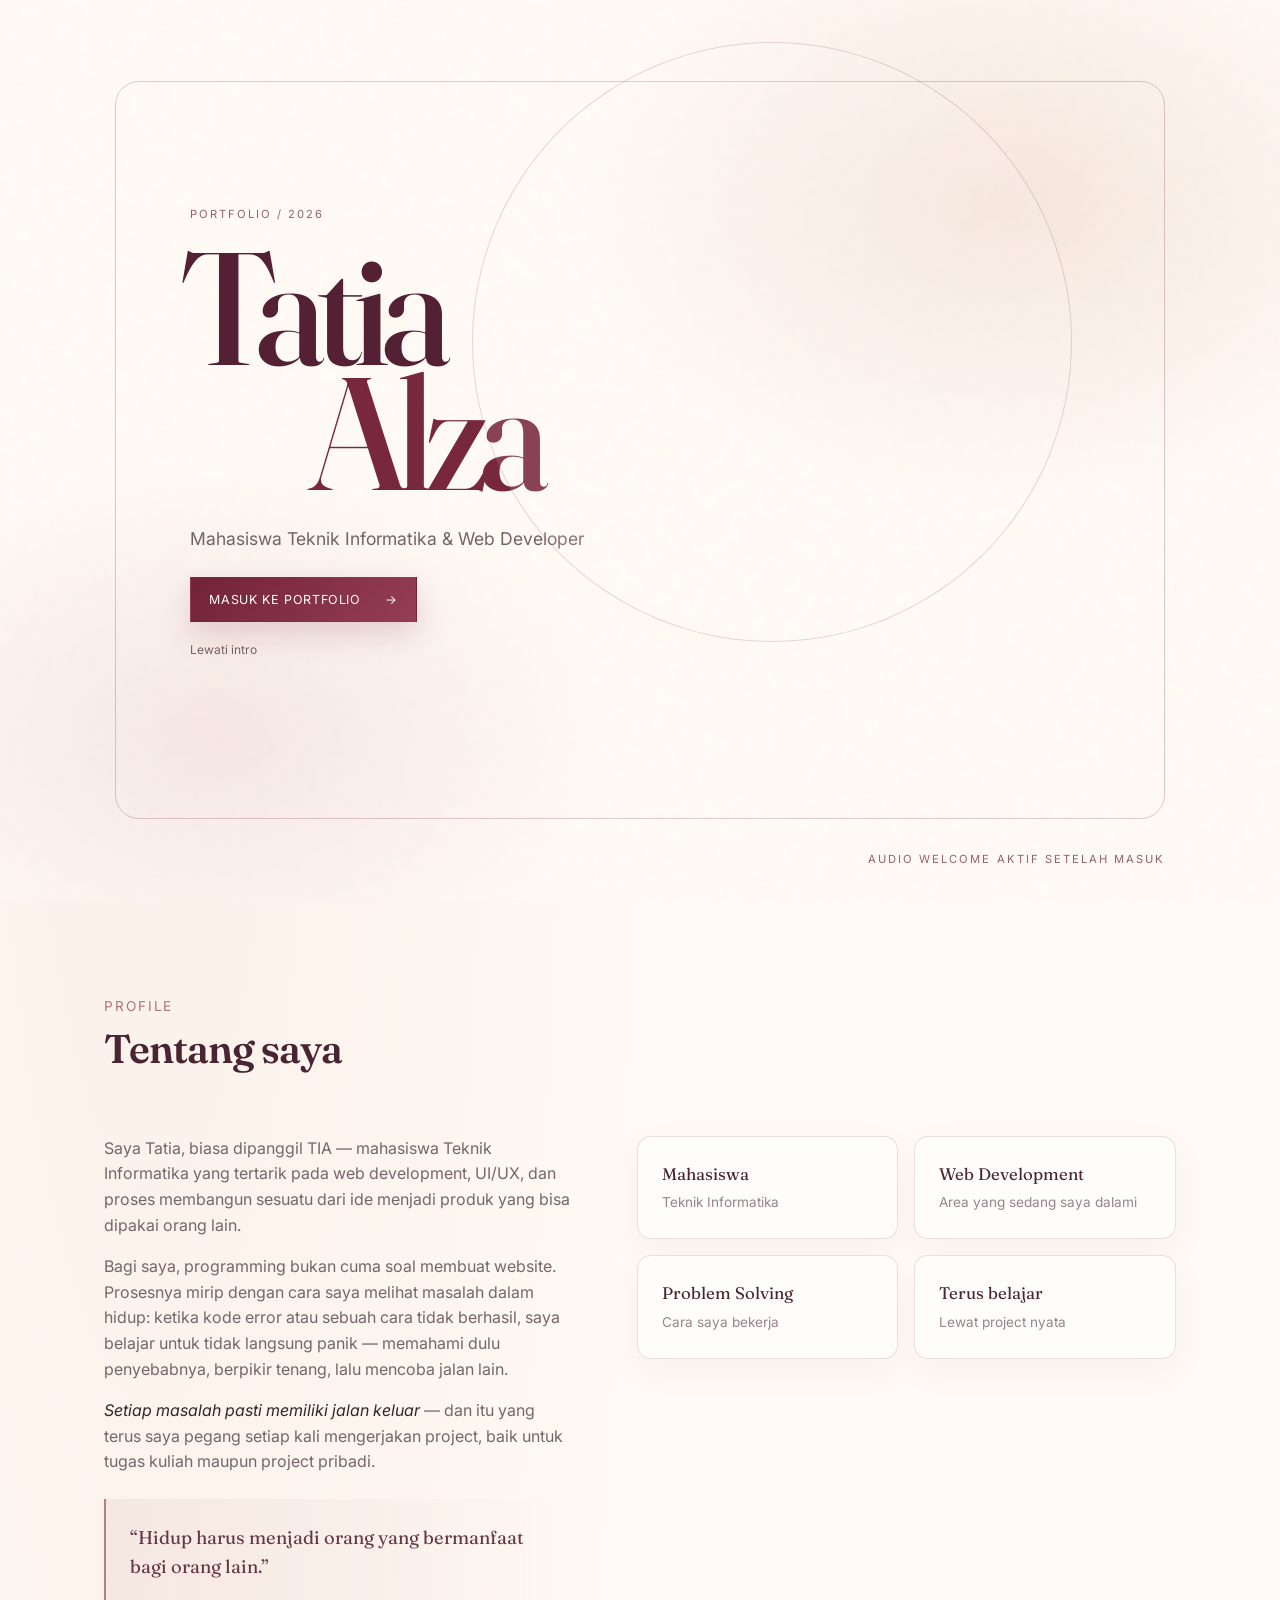
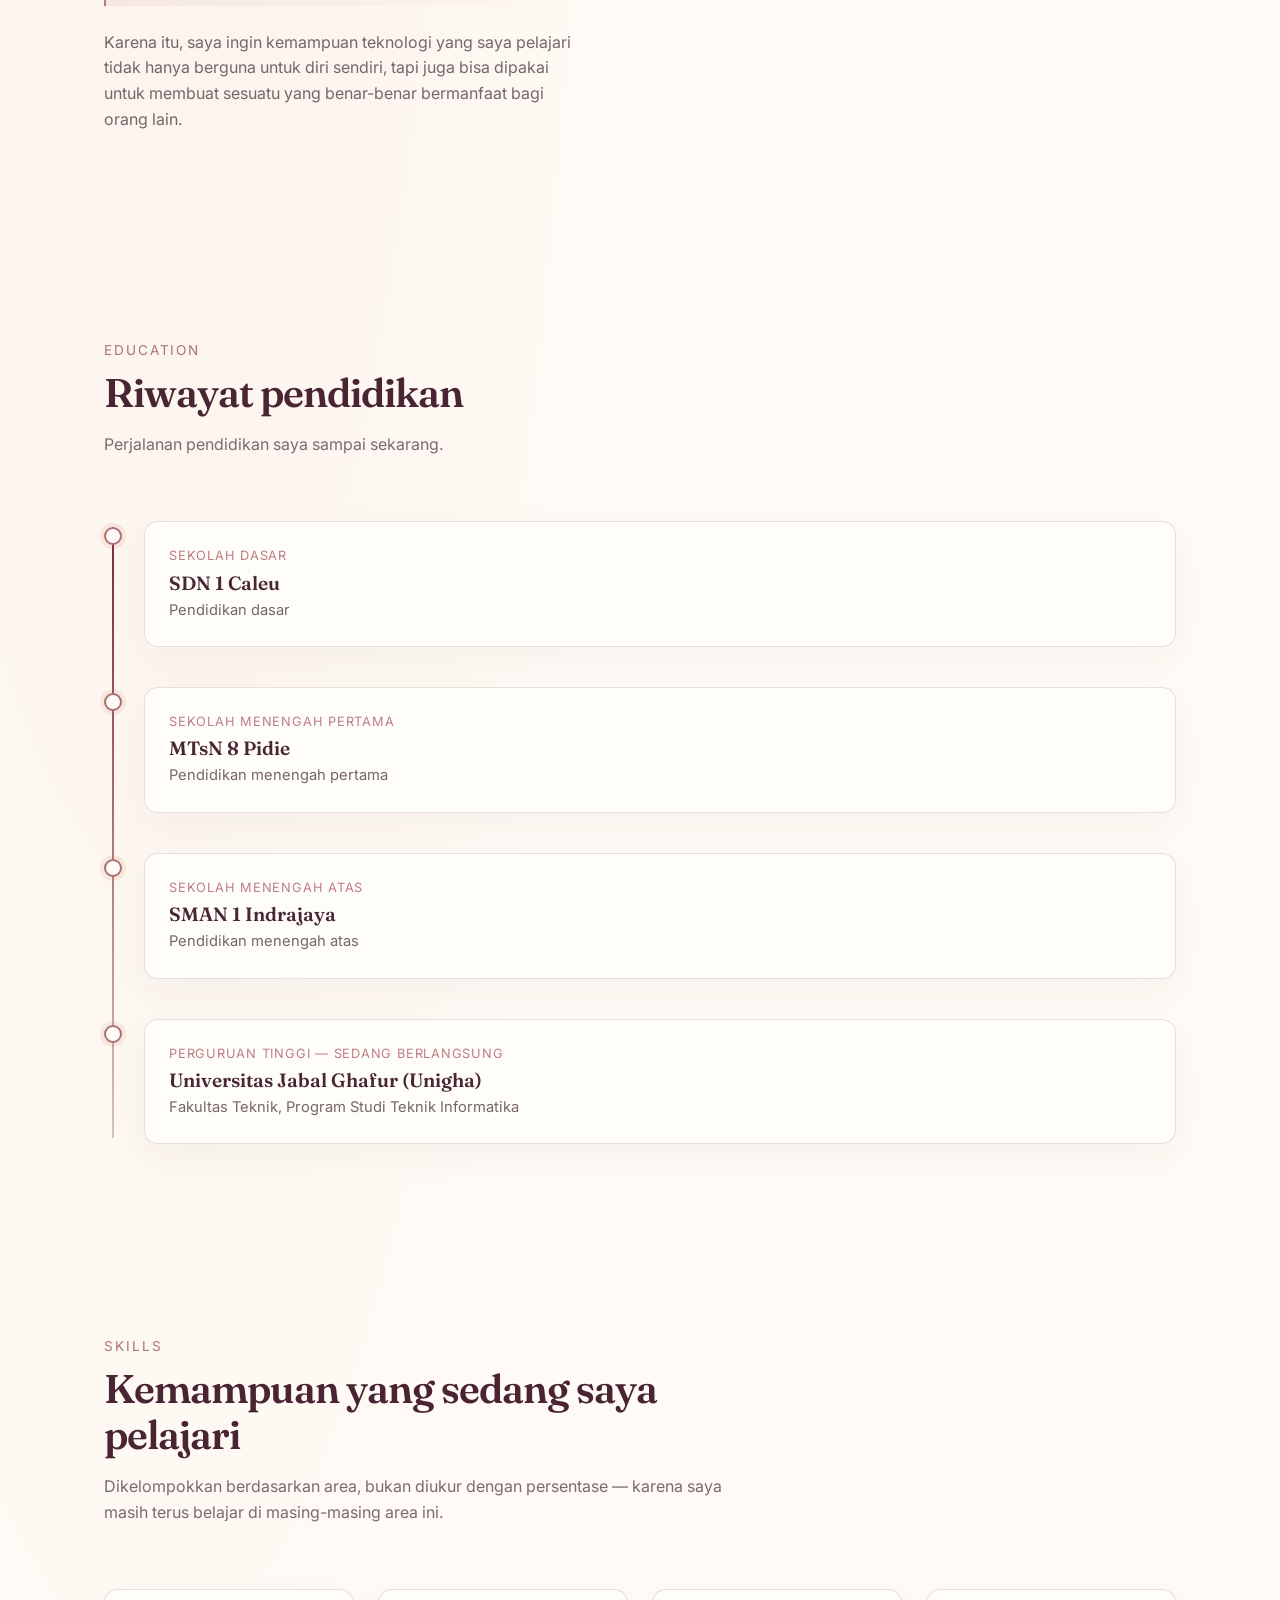
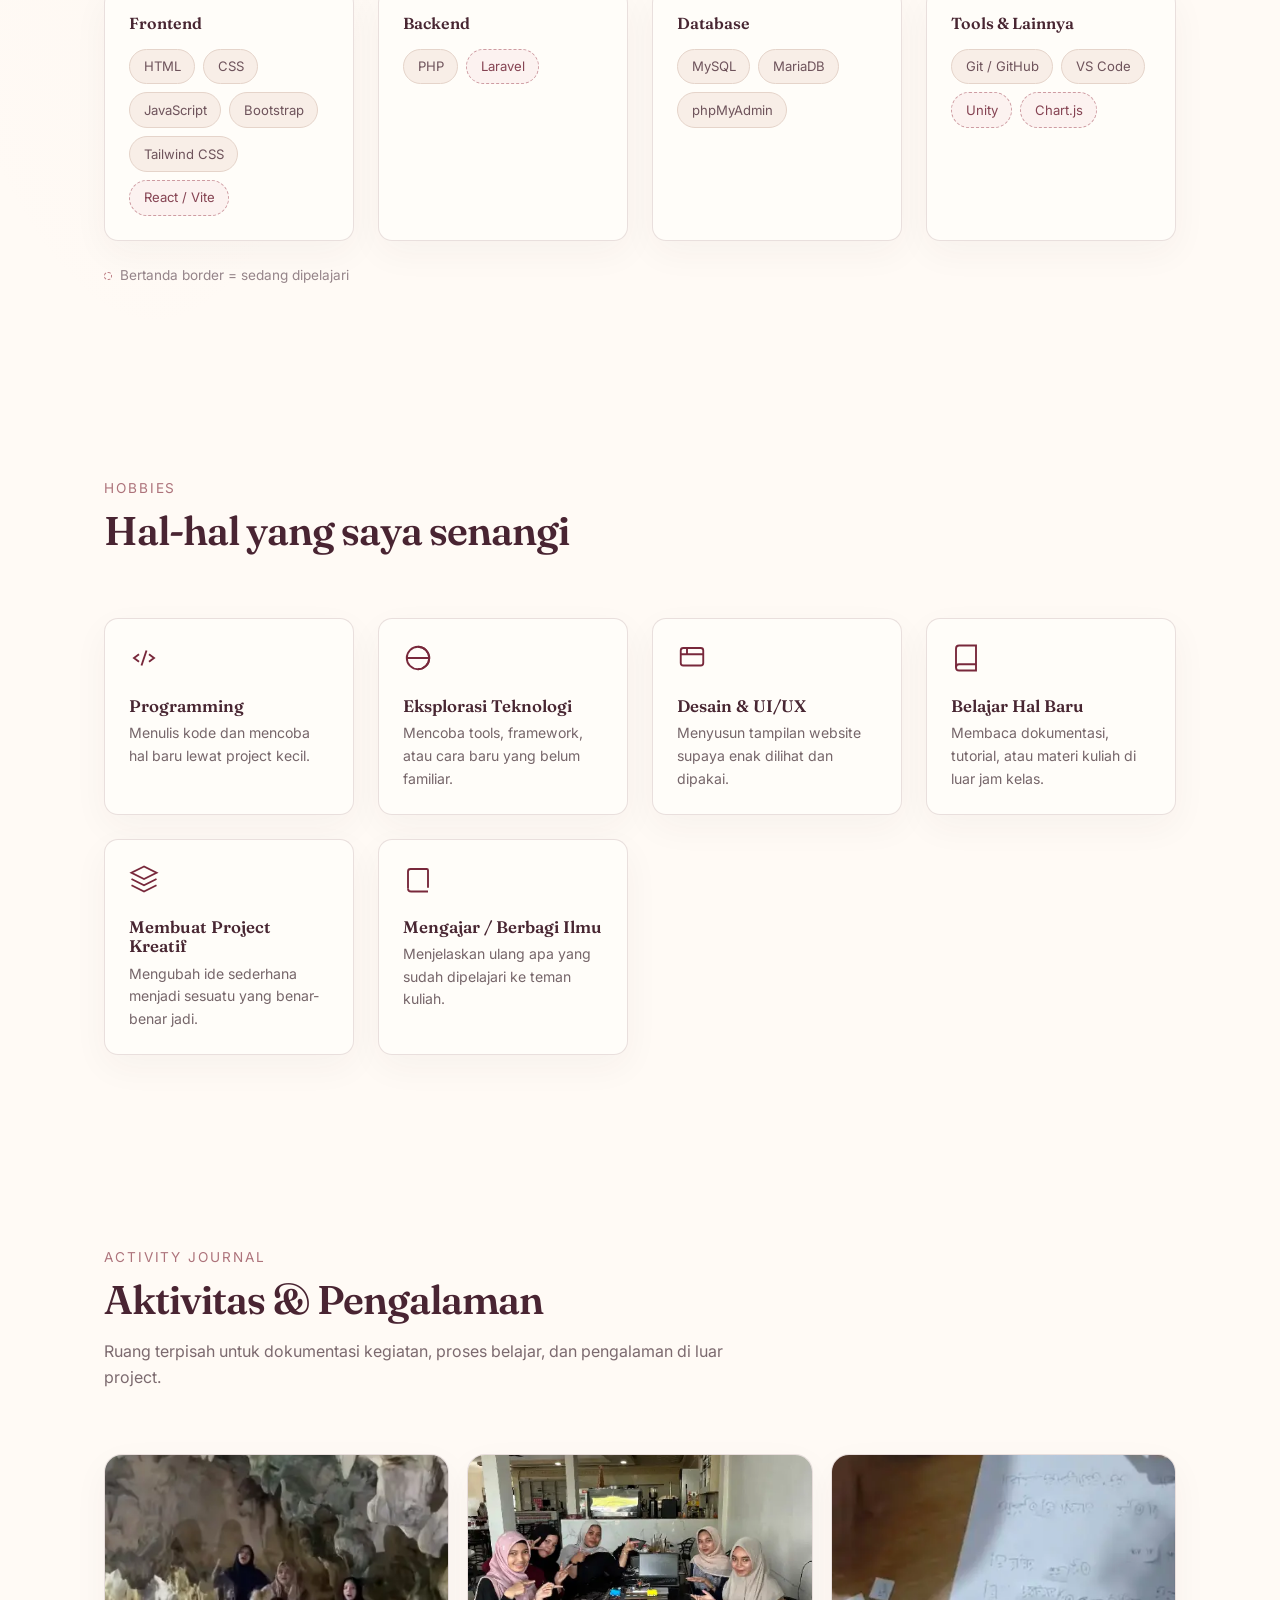
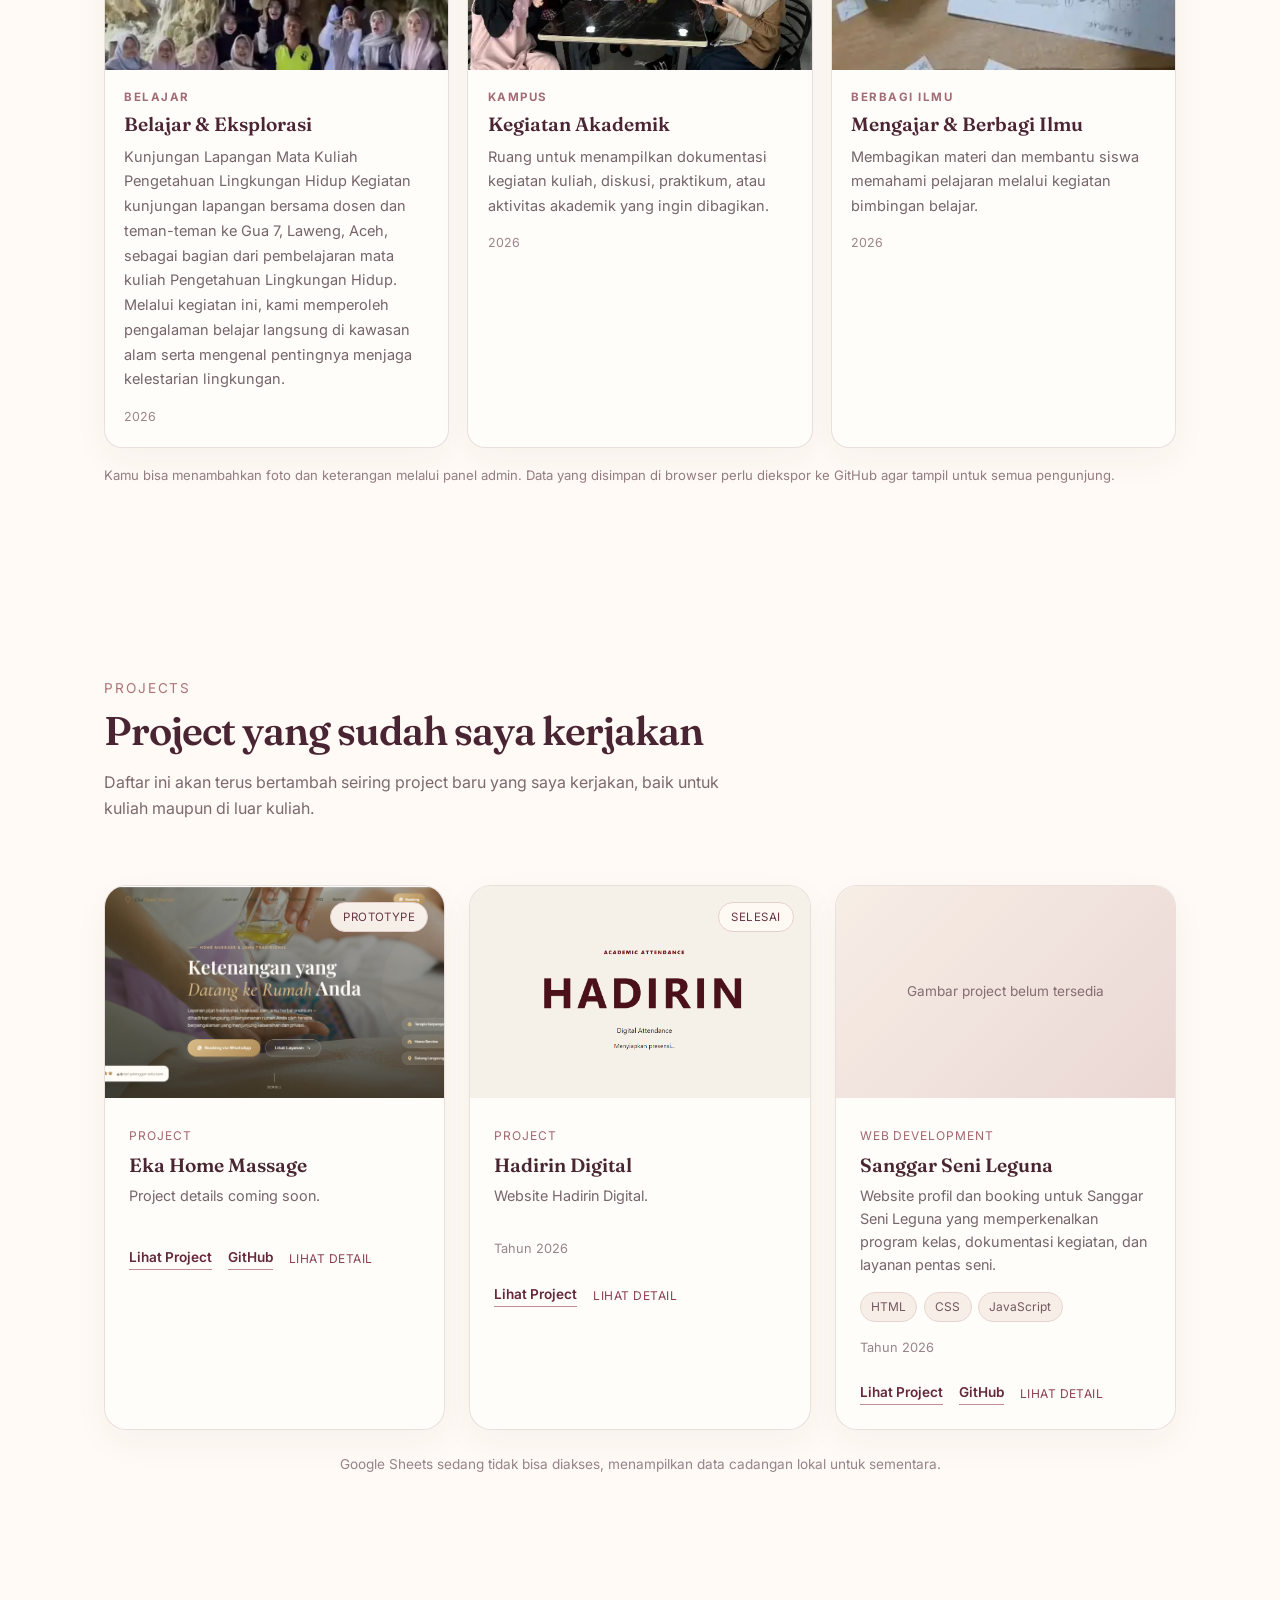
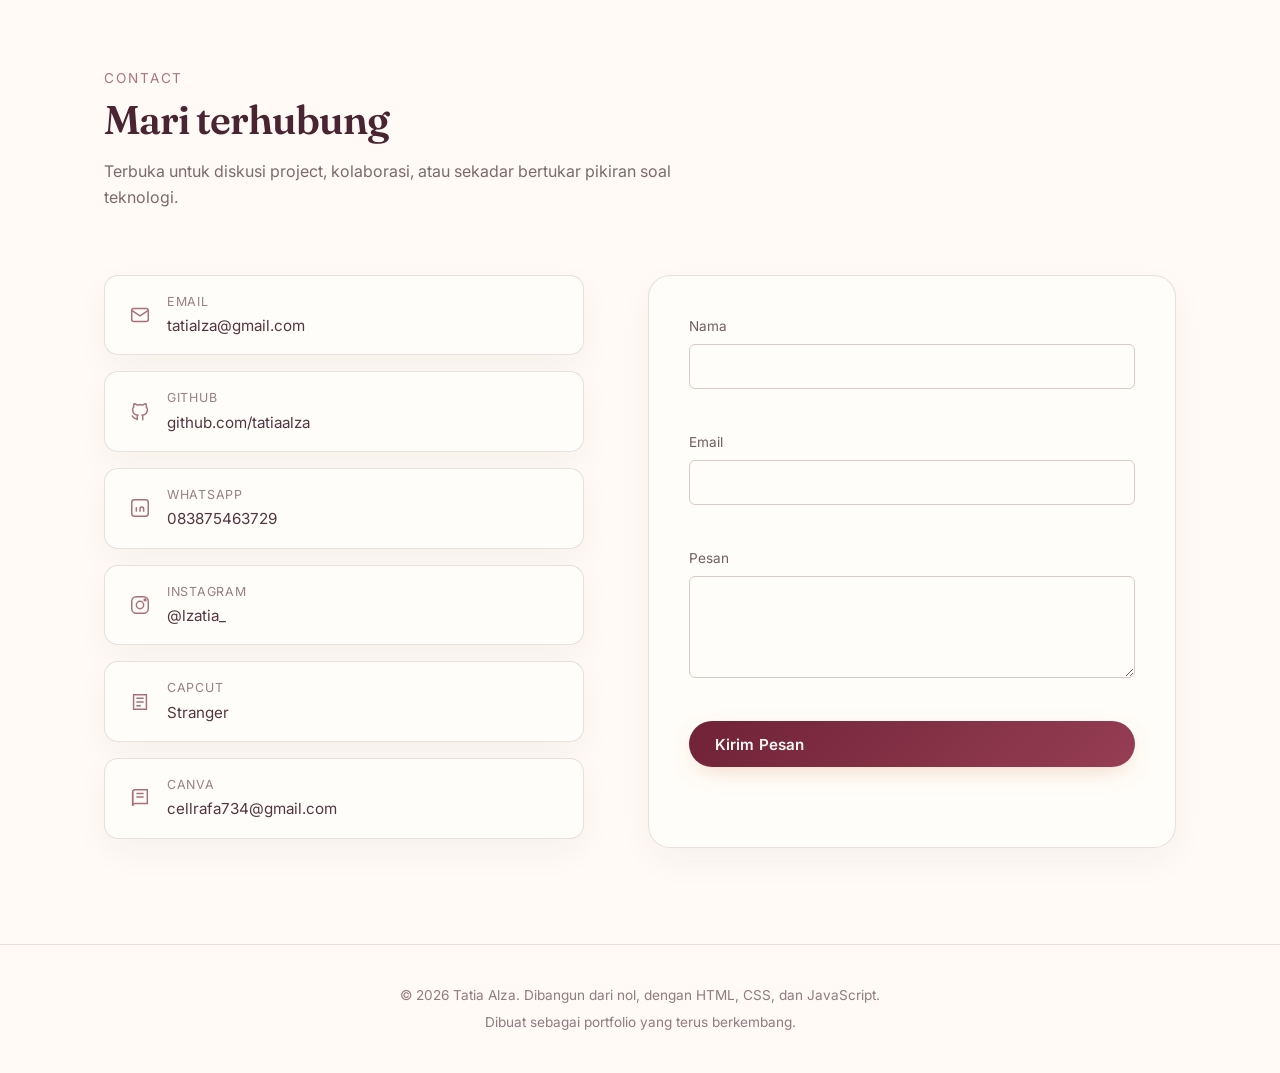
<file: index.html>
<!DOCTYPE html>
<html lang="id">

<head>
  <meta charset="UTF-8" />
  <meta name="viewport" content="width=device-width, initial-scale=1.0" />
  <title>Tatia Alza (TIA) — Mahasiswa Teknik Informatika & Web Developer</title>
  <meta name="description"
    content="Portfolio Tatia Alza (TIA), mahasiswa Teknik Informatika yang senang membangun website, belajar teknologi baru, dan memecahkan masalah lewat pemrograman." />
  <meta name="theme-color" content="#fffaf5" />

  <!-- Open Graph dasar -->
  <meta property="og:title" content="Tatia Alza (TIA) — Web Developer" />
  <meta property="og:description"
    content="Portfolio mahasiswa Teknik Informatika: project, skill, dan proses belajar." />
  <meta property="og:type" content="website" />

  <link rel="preconnect" href="https://fonts.googleapis.com" />
  <link rel="preconnect" href="https://fonts.gstatic.com" crossorigin />
  <link
    href="https://fonts.googleapis.com/css2?family=Fraunces:opsz,wght@9..144,500;9..144,600;9..144,700&family=Inter:wght@400;500;600;700&display=swap"
    rel="stylesheet" />

  <link rel="stylesheet" href="css/style.css?v=case-study" />
  <link rel="stylesheet" href="css/portfolio-refresh.css" />
</head>

<body>

  <a href="#main-content" class="visually-hidden">Lewati ke konten utama</a>

  <section class="welcome-intro" data-welcome-intro aria-label="Intro portfolio">
    <div class="welcome-intro__grain" aria-hidden="true"></div>
    <div class="welcome-intro__content">
      <p class="welcome-intro__eyebrow">Portfolio / 2026</p>
      <h1 class="welcome-intro__title" aria-label="Tatia Alza">
        <span>Tatia</span>
        <span>Alza</span>
      </h1>
      <p class="welcome-intro__message">Mahasiswa Teknik Informatika &amp; Web Developer</p>
      <button class="welcome-intro__enter" type="button" data-welcome-enter>
        <span>Masuk ke portfolio</span>
        <span aria-hidden="true">&rarr;</span>
      </button>
      <button class="welcome-intro__skip" type="button" data-welcome-skip>Lewati intro</button>
    </div>
    <p class="welcome-intro__audio-note">Audio welcome aktif setelah masuk</p>
  </section>

  <header class="navbar">
    <div class="container navbar__inner">
      <a href="#home" class="navbar__brand">TI<span>A</span></a>

      <nav class="navbar__links" aria-label="Navigasi utama">
        <a href="#home">Home</a>
        <a href="#about">About</a>
        <a href="#education">Education</a>
        <a href="#skills">Skills</a>
        <a href="#hobbies">Hobbies</a>
          <a href="#activities">Aktivitas</a>
        <a href="#projects">Projects</a>
        <a href="#contact">Contact</a>
      </nav>

      <button class="navbar__toggle" data-nav-toggle aria-label="Buka menu navigasi" aria-expanded="false">
        <span></span><span></span><span></span>
      </button>
    </div>

    <nav class="navbar__mobile" data-nav-mobile aria-label="Navigasi mobile">
      <a href="#home">Home</a>
      <a href="#about">About</a>
      <a href="#education">Education</a>
      <a href="#skills">Skills</a>
      <a href="#hobbies">Hobbies</a>
          <a href="#activities">Aktivitas</a>
      <a href="#projects">Projects</a>
      <a href="#contact">Contact</a>
    </nav>
  </header>

  <main id="main-content">

    <!-- ============================= HOME / HERO ============================= -->
    <section class="hero" id="home">
      <div class="hero__bg" aria-hidden="true">
        <canvas data-hero-particles></canvas>
        <div class="hero__grid-lines"></div>
        <div class="hero__glow hero__glow--1"></div>
        <div class="hero__glow hero__glow--2"></div>
        <div class="hero__ring hero__ring--1"></div>
        <div class="hero__ring hero__ring--2"></div>
      </div>
      <div class="container hero__grid">
        <div class="reveal is-visible">
          <p class="hero__eyebrow">Hello, saya</p>
          <h1 class="hero__name">Tatia Alza</h1>
          <p class="hero__role">Mahasiswa Teknik Informatika &amp; Web Developer</p>
          <p class="hero__desc">
            Saya senang membangun website, mempelajari teknologi baru, dan mencari
            jalan keluar dari masalah lewat pemrograman — sambil terus belajar
            dari setiap project yang saya kerjakan.
          </p>

          <div class="hero__cta">
            <a href="#projects" class="btn btn-primary">Lihat Project</a>
            <a href="#about" class="btn btn-ghost">Tentang Saya</a>
            <button type="button" class="btn btn-ghost" data-reel-open>View Creative Reel</button>
          </div>

          <div class="hero__social" aria-label="Tautan sosial">
            <a href="https://github.com/" target="_blank" rel="noopener noreferrer" aria-label="GitHub Tatia">
              <svg width="18" height="18" viewBox="0 0 24 24" fill="none" stroke="currentColor" stroke-width="1.6">
                <path
                  d="M9 19c-4.3 1.4-4.3-2.5-6-3m12 5v-3.5c0-1 .1-1.4-.5-2 2.8-.3 5.5-1.4 5.5-6a4.6 4.6 0 0 0-1.3-3.2 4.2 4.2 0 0 0-.1-3.2s-1.1-.3-3.5 1.3a12.3 12.3 0 0 0-6.2 0C6.5 2.8 5.4 3.1 5.4 3.1a4.2 4.2 0 0 0-.1 3.2A4.6 4.6 0 0 0 4 9.5c0 4.6 2.7 5.7 5.5 6-.6.6-.6 1.2-.5 2V21" />
              </svg>
            </a>
          </div>
        </div>

        <div class="reveal is-visible">
          <div class="hero__photo-wrap">
            <div class="hero__photo-frame" aria-hidden="true"></div>
            <div class="hero__photo" data-tilt>
              <img src="assets/images/profile.tatia.jpeg" alt="Foto Tatia Alza" />
              <!-- TAMBAHKAN FOTO BARU DI SINI jika ingin mengganti/menambah foto hero -->
              <!-- Contoh: <img src="assets/images/profile-tatia-2.jpg" alt="Foto Tatia Alza" /> -->
            </div>
            <div class="hero__status">
              <span class="hero__status-dot" aria-hidden="true"></span>
              Sedang belajar hal baru
            </div>
          </div>
        </div>
      </div>
    </section>

    <!-- ============================= ABOUT ============================= -->
    <section id="about">
      <div class="container">
        <div class="section-head reveal">
          <p class="section-kicker">Profile</p>
          <h2 class="section-title">Tentang saya</h2>
        </div>

        <div class="about__grid">
          <div class="about__text reveal">
            <p>
              Saya Tatia, biasa dipanggil TIA — mahasiswa Teknik Informatika yang
              tertarik pada web development, UI/UX, dan proses membangun sesuatu
              dari ide menjadi produk yang bisa dipakai orang lain.
            </p>
            <p>
              Bagi saya, programming bukan cuma soal membuat website. Prosesnya
              mirip dengan cara saya melihat masalah dalam hidup: ketika kode
              error atau sebuah cara tidak berhasil, saya belajar untuk tidak
              langsung panik — memahami dulu penyebabnya, berpikir tenang, lalu
              mencoba jalan lain.
            </p>
            <p>
              <em>Setiap masalah pasti memiliki jalan keluar</em> — dan itu yang
              terus saya pegang setiap kali mengerjakan project, baik untuk tugas
              kuliah maupun project pribadi.
            </p>

            <blockquote class="about__quote">
              “Hidup harus menjadi orang yang bermanfaat bagi orang lain.”
            </blockquote>

            <p>
              Karena itu, saya ingin kemampuan teknologi yang saya pelajari tidak
              hanya berguna untuk diri sendiri, tapi juga bisa dipakai untuk
              membuat sesuatu yang benar-benar bermanfaat bagi orang lain.
            </p>
          </div>

          <div class="about__stats reveal">
            <div class="stat-card">
              <p class="stat-card__label">Mahasiswa</p>
              <p class="stat-card__desc">Teknik Informatika</p>
            </div>
            <div class="stat-card">
              <p class="stat-card__label">Web Development</p>
              <p class="stat-card__desc">Area yang sedang saya dalami</p>
            </div>
            <div class="stat-card">
              <p class="stat-card__label">Problem Solving</p>
              <p class="stat-card__desc">Cara saya bekerja</p>
            </div>
            <div class="stat-card">
              <p class="stat-card__label">Terus belajar</p>
              <p class="stat-card__desc">Lewat project nyata</p>
            </div>
          </div>
        </div>
      </div>
    </section>

    <!-- ============================= EDUCATION ============================= -->
    <section id="education">
      <div class="container">
        <div class="section-head reveal">
          <p class="section-kicker">Education</p>
          <h2 class="section-title">Riwayat pendidikan</h2>
          <p class="section-sub">Perjalanan pendidikan saya sampai sekarang.</p>
        </div>

        <div class="timeline">
          <div class="timeline__item reveal">
            <span class="timeline__dot" aria-hidden="true"></span>
            <div class="timeline__card">
              <p class="timeline__period">Sekolah Dasar</p>
              <h3 class="timeline__title">SDN 1 Caleu</h3>
              <p class="timeline__place">Pendidikan dasar</p>
            </div>
          </div>

          <div class="timeline__item reveal">
            <span class="timeline__dot" aria-hidden="true"></span>
            <div class="timeline__card">
              <p class="timeline__period">Sekolah Menengah Pertama</p>
              <h3 class="timeline__title">MTsN 8 Pidie</h3>
              <p class="timeline__place">Pendidikan menengah pertama</p>
            </div>
          </div>

          <div class="timeline__item reveal">
            <span class="timeline__dot" aria-hidden="true"></span>
            <div class="timeline__card">
              <p class="timeline__period">Sekolah Menengah Atas</p>
              <h3 class="timeline__title">SMAN 1 Indrajaya</h3>
              <p class="timeline__place">Pendidikan menengah atas</p>
            </div>
          </div>

          <div class="timeline__item reveal">
            <span class="timeline__dot" aria-hidden="true"></span>
            <div class="timeline__card">
              <p class="timeline__period">Perguruan Tinggi — sedang berlangsung</p>
              <h3 class="timeline__title">Universitas Jabal Ghafur (Unigha)</h3>
              <p class="timeline__place">Fakultas Teknik, Program Studi Teknik Informatika</p>
            </div>
          </div>
        </div>
      </div>
    </section>

    <!-- ============================= SKILLS ============================= -->
    <section id="skills">
      <div class="container">
        <div class="section-head reveal">
          <p class="section-kicker">Skills</p>
          <h2 class="section-title">Kemampuan yang sedang saya pelajari</h2>
          <p class="section-sub">
            Dikelompokkan berdasarkan area, bukan diukur dengan persentase —
            karena saya masih terus belajar di masing-masing area ini.
          </p>
        </div>

        <div class="skills__grid">
          <div class="skill-group reveal">
            <h3 class="skill-group__title">Frontend</h3>
            <div class="skill-tags">
              <span class="skill-tag">HTML</span>
              <span class="skill-tag">CSS</span>
              <span class="skill-tag">JavaScript</span>
              <span class="skill-tag">Bootstrap</span>
              <span class="skill-tag">Tailwind CSS</span>
              <span class="skill-tag is-learning">React / Vite</span>
            </div>
          </div>

          <div class="skill-group reveal">
            <h3 class="skill-group__title">Backend</h3>
            <div class="skill-tags">
              <span class="skill-tag">PHP</span>
              <span class="skill-tag is-learning">Laravel</span>
            </div>
          </div>

          <div class="skill-group reveal">
            <h3 class="skill-group__title">Database</h3>
            <div class="skill-tags">
              <span class="skill-tag">MySQL</span>
              <span class="skill-tag">MariaDB</span>
              <span class="skill-tag">phpMyAdmin</span>
            </div>
          </div>

          <div class="skill-group reveal">
            <h3 class="skill-group__title">Tools &amp; Lainnya</h3>
            <div class="skill-tags">
              <span class="skill-tag">Git / GitHub</span>
              <span class="skill-tag">VS Code</span>
              <span class="skill-tag is-learning">Unity</span>
              <span class="skill-tag is-learning">Chart.js</span>
            </div>
          </div>
        </div>

        <div class="skill-legend">
          <span class="dot" aria-hidden="true"></span>
          Bertanda border = sedang dipelajari
        </div>
      </div>
    </section>

    <!-- ============================= HOBBIES ============================= -->
    <section id="hobbies">
      <div class="container">
        <div class="section-head reveal">
          <p class="section-kicker">Hobbies</p>
          <h2 class="section-title">Hal-hal yang saya senangi</h2>
        </div>

        <div class="hobbies__grid">
          <div class="hobby-card reveal">
            <svg class="hobby-card__icon" viewBox="0 0 24 24" fill="none" stroke="currentColor" stroke-width="1.5">
              <polyline points="8 9 4 12 8 15" />
              <polyline points="16 9 20 12 16 15" />
              <line x1="14" y1="6" x2="10" y2="18" />
            </svg>
            <h3 class="hobby-card__title">Programming</h3>
            <p class="hobby-card__desc">Menulis kode dan mencoba hal baru lewat project kecil.</p>
          </div>

          <div class="hobby-card reveal">
            <svg class="hobby-card__icon" viewBox="0 0 24 24" fill="none" stroke="currentColor" stroke-width="1.5">
              <circle cx="12" cy="12" r="9" />
              <path d="M12 3a9 9 0 0 1 0 18M3 12h18" />
            </svg>
            <h3 class="hobby-card__title">Eksplorasi Teknologi</h3>
            <p class="hobby-card__desc">Mencoba tools, framework, atau cara baru yang belum familiar.</p>
          </div>

          <div class="hobby-card reveal">
            <svg class="hobby-card__icon" viewBox="0 0 24 24" fill="none" stroke="currentColor" stroke-width="1.5">
              <rect x="3" y="4" width="18" height="14" rx="2" />
              <path d="M3 9h18M8 4v5" />
            </svg>
            <h3 class="hobby-card__title">Desain &amp; UI/UX</h3>
            <p class="hobby-card__desc">Menyusun tampilan website supaya enak dilihat dan dipakai.</p>
          </div>

          <div class="hobby-card reveal">
            <svg class="hobby-card__icon" viewBox="0 0 24 24" fill="none" stroke="currentColor" stroke-width="1.5">
              <path d="M4 19.5A2.5 2.5 0 0 1 6.5 17H20" />
              <path d="M6.5 2H20v20H6.5A2.5 2.5 0 0 1 4 19.5v-15A2.5 2.5 0 0 1 6.5 2z" />
            </svg>
            <h3 class="hobby-card__title">Belajar Hal Baru</h3>
            <p class="hobby-card__desc">Membaca dokumentasi, tutorial, atau materi kuliah di luar jam kelas.</p>
          </div>

          <div class="hobby-card reveal">
            <svg class="hobby-card__icon" viewBox="0 0 24 24" fill="none" stroke="currentColor" stroke-width="1.5">
              <path d="M12 2 2 7l10 5 10-5-10-5z" />
              <path d="M2 17l10 5 10-5M2 12l10 5 10-5" />
            </svg>
            <h3 class="hobby-card__title">Membuat Project Kreatif</h3>
            <p class="hobby-card__desc">Mengubah ide sederhana menjadi sesuatu yang benar-benar jadi.</p>
          </div>

          <div class="hobby-card reveal">
            <svg class="hobby-card__icon" viewBox="0 0 24 24" fill="none" stroke="currentColor" stroke-width="1.5">
              <path d="M4 19.5V6a2 2 0 0 1 2-2h13a1 1 0 0 1 1 1v14" />
              <path d="M4 19.5A2.5 2.5 0 0 0 6.5 22H20" />
            </svg>
            <h3 class="hobby-card__title">Mengajar / Berbagi Ilmu</h3>
            <p class="hobby-card__desc">Menjelaskan ulang apa yang sudah dipelajari ke teman kuliah.</p>
          </div>
        </div>
      </div>
    </section>

        <!-- ============================= ACTIVITIES ============================= -->
    <section id="activities">
      <div class="container">
        <div class="section-head reveal">
          <p class="section-kicker">Activity Journal</p>
          <h2 class="section-title">Aktivitas &amp; Pengalaman</h2>
          <p class="section-sub">Ruang terpisah untuk dokumentasi kegiatan, proses belajar, dan pengalaman di luar project.</p>
        </div>
        <div class="activities__grid" data-activities-grid aria-live="polite"></div>
        <p class="activities__note">Kamu bisa menambahkan foto dan keterangan melalui panel admin. Data yang disimpan di browser perlu diekspor ke GitHub agar tampil untuk semua pengunjung.</p>
      </div>
    </section>
    <!-- ============================= PROJECTS ============================= -->
    <section id="projects">
      <div class="container">
        <div class="section-head reveal">
          <p class="section-kicker">Projects</p>
          <h2 class="section-title">Project yang sudah saya kerjakan</h2>
          <p class="section-sub">
            Daftar ini akan terus bertambah seiring project baru yang saya kerjakan,
            baik untuk kuliah maupun di luar kuliah.
          </p>
        </div>

        <div class="projects__grid" data-projects-grid>
          <!-- Diisi otomatis oleh js/projects.js -->
        </div>

        <p class="projects__more" data-projects-note>Memuat data project…</p>
      </div>
    </section>

    <!-- ============================= CONTACT ============================= -->
    <section id="contact" class="contact">
      <div class="container">
        <div class="section-head reveal">
          <p class="section-kicker">Contact</p>
          <h2 class="section-title">Mari terhubung</h2>
          <p class="section-sub">
            Terbuka untuk diskusi project, kolaborasi, atau sekadar bertukar pikiran soal teknologi.
          </p>
        </div>

        <div class="contact__grid">
          <div class="contact__list reveal">
            <div class="contact__item">
              <svg class="contact__item-icon" viewBox="0 0 24 24" fill="none" stroke="currentColor" stroke-width="1.6">
                <rect x="3" y="5" width="18" height="14" rx="2" />
                <path d="m3 7 9 6 9-6" />
              </svg>
              <div>
                <p class="contact__item-label">Email</p>
                <p class="contact__item-value">tatialza@gmail.com</p>
              </div>
            </div>
            <div class="contact__item">
              <svg class="contact__item-icon" viewBox="0 0 24 24" fill="none" stroke="currentColor" stroke-width="1.6">
                <path
                  d="M9 19c-4.3 1.4-4.3-2.5-6-3m12 5v-3.5c0-1 .1-1.4-.5-2 2.8-.3 5.5-1.4 5.5-6a4.6 4.6 0 0 0-1.3-3.2 4.2 4.2 0 0 0-.1-3.2s-1.1-.3-3.5 1.3a12.3 12.3 0 0 0-6.2 0C6.5 2.8 5.4 3.1 5.4 3.1a4.2 4.2 0 0 0-.1 3.2A4.6 4.6 0 0 0 4 9.5c0 4.6 2.7 5.7 5.5 6-.6.6-.6 1.2-.5 2V21" />
              </svg>
              <div>
                <p class="contact__item-label">GitHub</p>
                <p class="contact__item-value">github.com/tatiaalza</p>
              </div>
            </div>
            <div class="contact__item">
              <svg class="contact__item-icon" viewBox="0 0 24 24" fill="none" stroke="currentColor" stroke-width="1.6">
                <rect x="3" y="3" width="18" height="18" rx="3" />
                <line x1="8" y1="11" x2="8" y2="16" />
                <line x1="8" y1="8" x2="8" y2="8" />
                <path d="M12 16v-3a2 2 0 0 1 4 0v3" />
              </svg>
              <div>
                <p class="contact__item-label">WhatsApp</p>
                <p class="contact__item-value">083875463729</p>
              </div>
            </div>
            <div class="contact__item">
              <svg class="contact__item-icon" viewBox="0 0 24 24" fill="none" stroke="currentColor" stroke-width="1.6">
                <rect x="3" y="3" width="18" height="18" rx="5" />
                <circle cx="12" cy="12" r="4" />
                <circle cx="17.5" cy="6.5" r="1" />
              </svg>
              <div>
                <p class="contact__item-label">Instagram</p>
                <p class="contact__item-value">@lzatia_</p>
              </div>
            </div>
            <div class="contact__item">
              <svg class="contact__item-icon" viewBox="0 0 24 24" fill="none" stroke="currentColor" stroke-width="1.6">
                <path d="M5 4h14v16H5z" />
                <path d="M8 8h8M8 12h8M8 16h5" />
              </svg>
              <div>
                <p class="contact__item-label">CapCut</p>
                <p class="contact__item-value">Stranger</p>
              </div>
            </div>
            <div class="contact__item">
              <svg class="contact__item-icon" viewBox="0 0 24 24" fill="none" stroke="currentColor" stroke-width="1.6">
                <path d="M4 5.5A2.5 2.5 0 0 1 6.5 3H20v15H6.5A2.5 2.5 0 0 0 4 20.5z" />
                <path d="M4 5.5v15M8 7h8M8 11h8" />
              </svg>
              <div>
                <p class="contact__item-label">Canva</p>
                <p class="contact__item-value">cellrafa734@gmail.com</p>
              </div>
            </div>
          </div>

          <form class="contact-form reveal" data-contact-form novalidate>
            <div class="form-field">
              <label for="name">Nama</label>
              <input type="text" id="name" name="name" autocomplete="name" />
              <p class="form-error" data-error-for="name"></p>
            </div>
            <div class="form-field">
              <label for="email">Email</label>
              <input type="email" id="email" name="email" autocomplete="email" />
              <p class="form-error" data-error-for="email"></p>
            </div>
            <div class="form-field">
              <label for="message">Pesan</label>
              <textarea id="message" name="message" rows="4"></textarea>
              <p class="form-error" data-error-for="message"></p>
            </div>
            <button type="submit" class="btn btn-primary">Kirim Pesan</button>
            <p class="form-status" data-form-status></p>
          </form>
        </div>
      </div>
    </section>

  </main>

  <!-- ============================= CREATIVE REEL MODAL ============================= -->
  <div class="reel-modal" data-reel-modal>
    <div class="reel-modal__box">
      <button type="button" class="reel-modal__close" data-reel-close aria-label="Tutup">✕</button>
      <div class="reel-modal__media">
        <!-- TAMBAHKAN VIDEO SHOWREEL DI SINI -->
        <!-- Contoh setelah video tersedia:
        <video src="assets/videos/showreel.mp4" controls playsinline style="width:100%;height:100%;border-radius:14px;"></video>
        -->
        Creative reel akan segera hadir.
      </div>
      <h3>Creative Reel</h3>
    </div>
  </div>

  <div class="project-modal" data-project-modal aria-hidden="true">
    <div class="project-modal__backdrop" data-project-modal-close></div>
    <article class="project-modal__box" role="dialog" aria-modal="true" aria-labelledby="project-modal-title">
      <button class="project-modal__close" type="button" data-project-modal-close
        aria-label="Tutup detail project">&times;</button>
      <div class="project-modal__image" data-project-modal-image></div>
      <div class="project-modal__content">
        <p class="project-modal__category" data-project-modal-category></p>
        <h2 id="project-modal-title" class="project-modal__title" data-project-modal-title></h2>
        <p class="project-modal__description" data-project-modal-description></p>
        <div class="project-modal__facts" data-project-modal-facts></div>
        <div class="project-modal__links" data-project-modal-links></div>
      </div>
    </article>
  </div>

  <footer class="footer">
    <div class="container footer__inner">
      <p>© <span id="year"></span> Tatia Alza. Dibangun dari nol, dengan HTML, CSS, dan JavaScript.</p>
      <p>Dibuat sebagai portfolio yang terus berkembang.</p>
    </div>
  </footer>

  <button class="back-to-top" data-back-to-top aria-label="Kembali ke atas">
    <svg width="18" height="18" viewBox="0 0 24 24" fill="none" stroke="currentColor" stroke-width="2">
      <line x1="12" y1="19" x2="12" y2="5" />
      <polyline points="5 12 12 5 19 12" />
    </svg>
  </button>

  <script>document.getElementById("year").textContent = new Date().getFullYear();</script>
  <script src="js/config.js"></script>
  <script src="js/project-data.js"></script>
  <script src="js/projects.js?v=case-study"></script>
  <script src="js/script.js"></script>
  <script src="js/effects.js"></script>
  <script src="js/activities-data.js"></script>
  <script src="js/activities.js"></script>
</body>

</html>
</file>
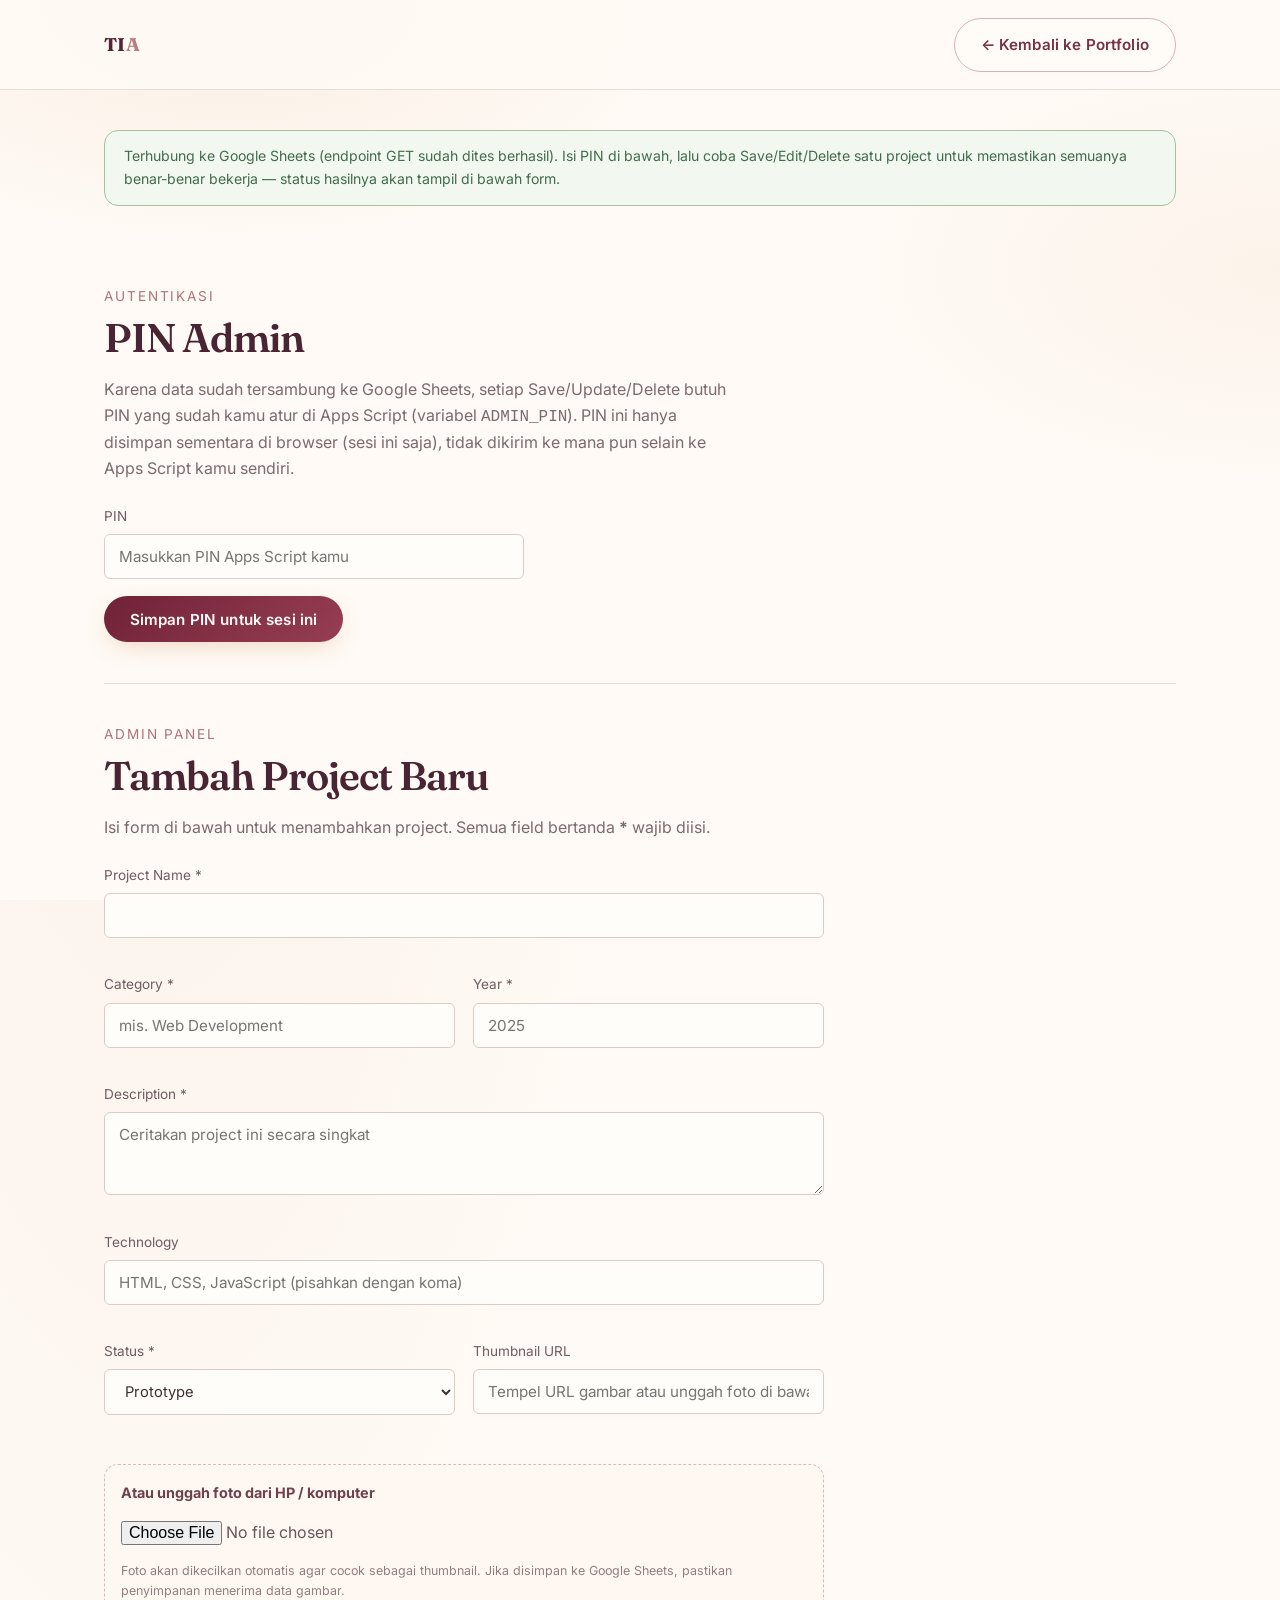
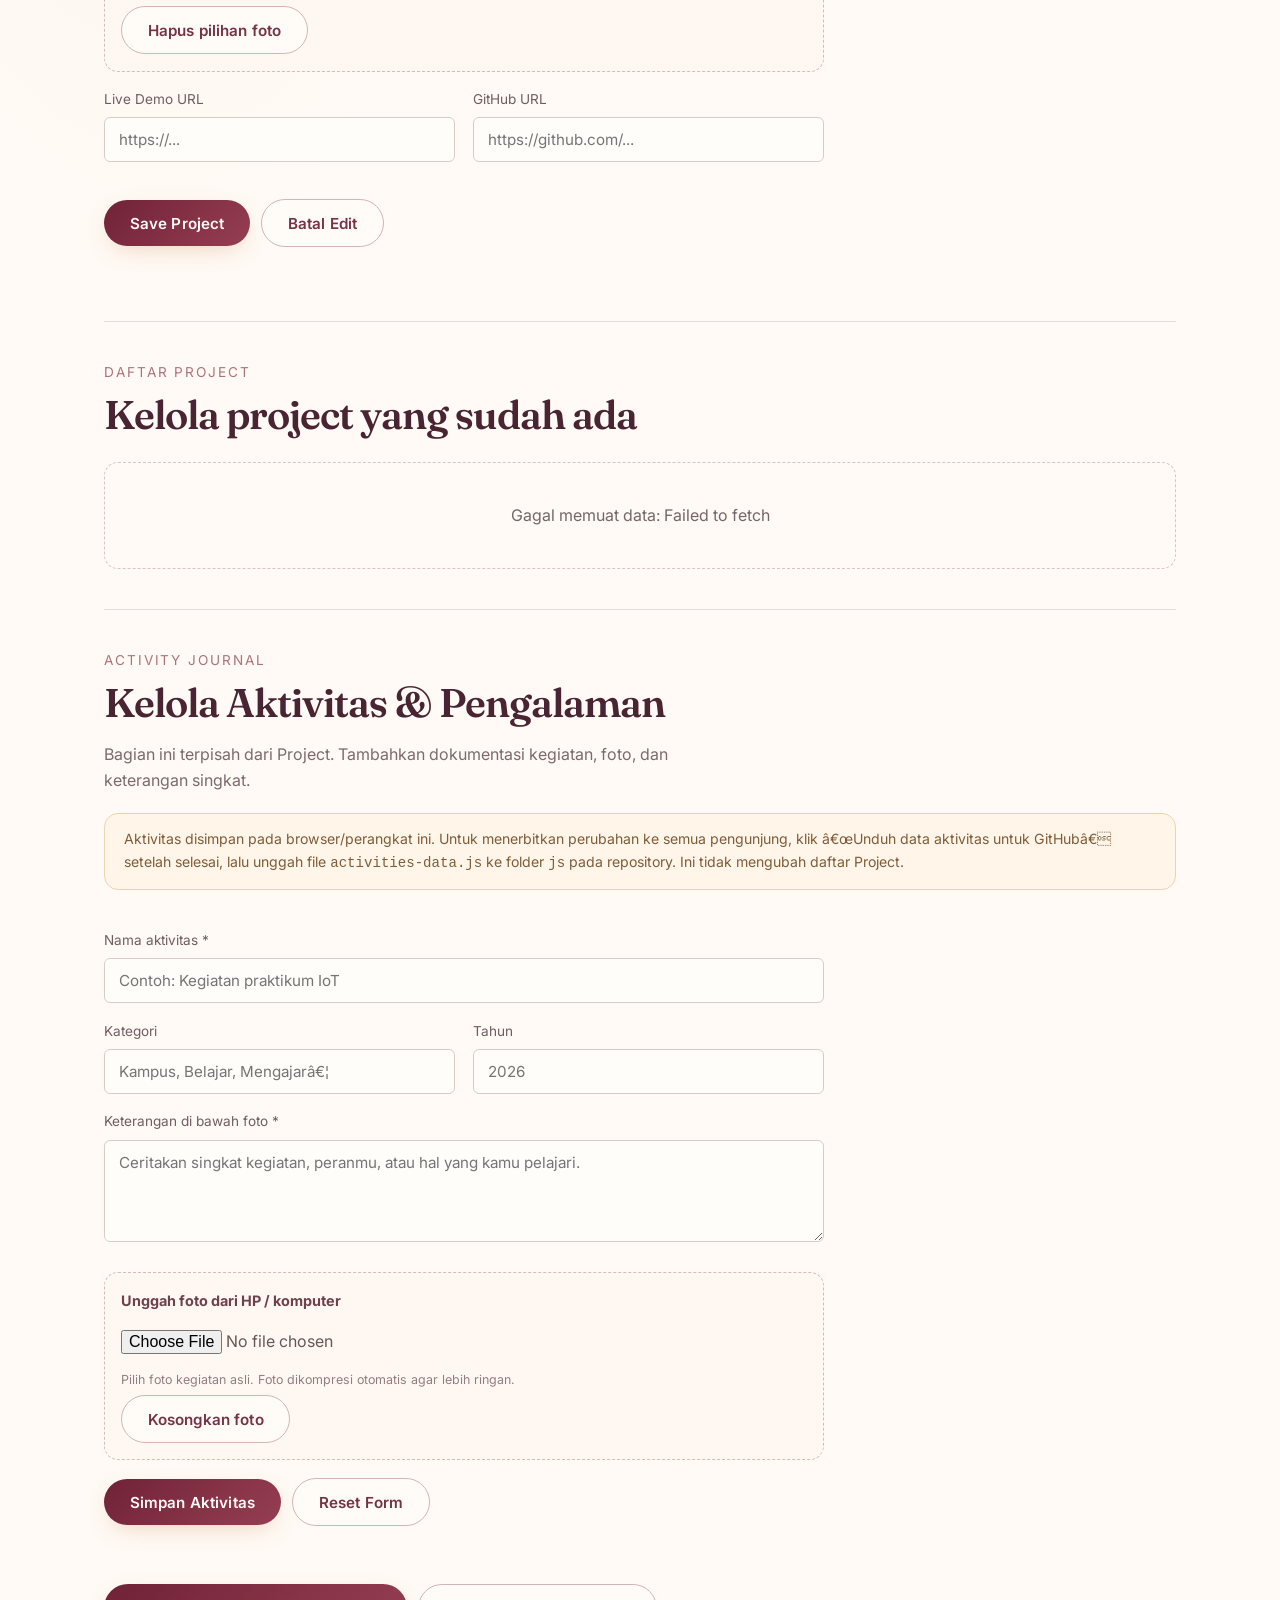
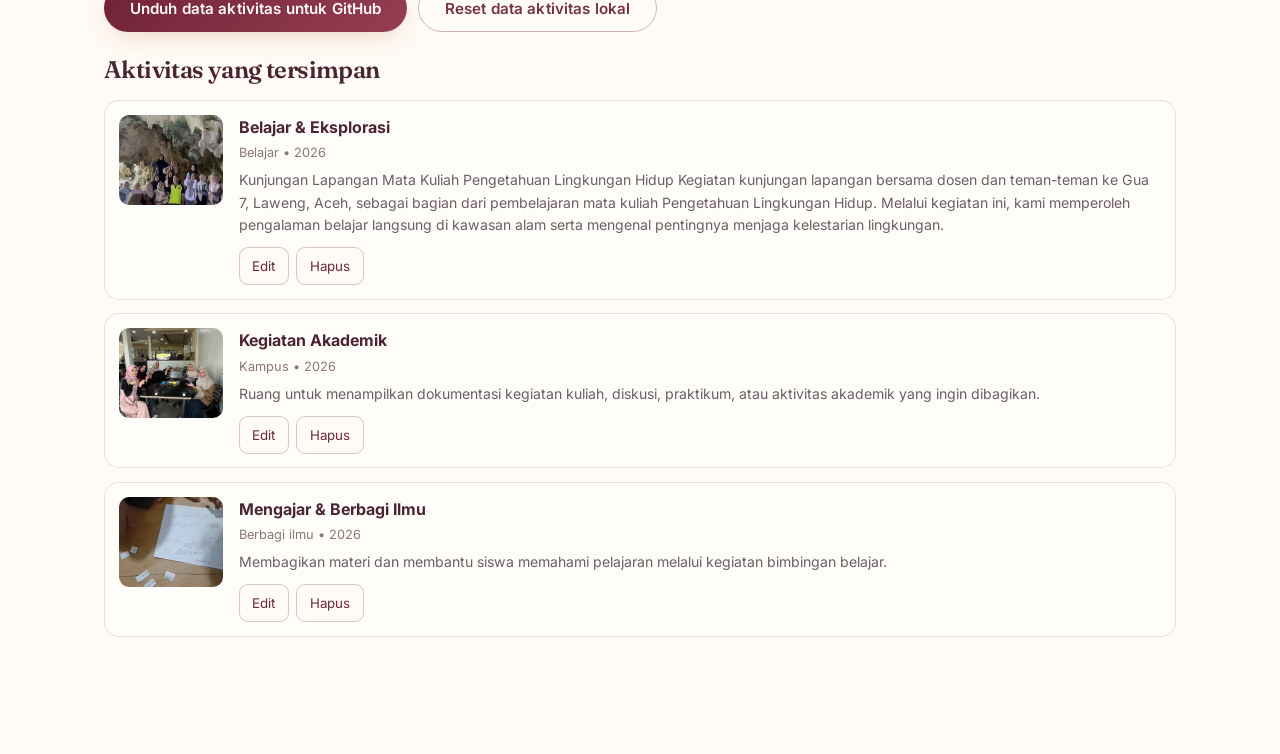
<file: admin.html>
<!DOCTYPE html>
<html lang="id">

<head>
    <meta charset="UTF-8" />
    <meta name="viewport" content="width=device-width, initial-scale=1.0" />
    <title>Admin Panel — Portfolio TIA</title>
    <meta name="robots" content="noindex, nofollow" />

    <link rel="preconnect" href="https://fonts.googleapis.com" />
    <link rel="preconnect" href="https://fonts.gstatic.com" crossorigin />
    <link
        href="https://fonts.googleapis.com/css2?family=Fraunces:opsz,wght@9..144,500;9..144,600;9..144,700&family=Inter:wght@400;500;600;700&display=swap"
        rel="stylesheet" />

    <link rel="stylesheet" href="css/style.css" />
    <link rel="stylesheet" href="css/admin.css" />
    <link rel="stylesheet" href="css/portfolio-refresh.css" />
</head>

<body class="admin-body">

    <header class="admin-header">
        <div class="container admin-header__inner">
            <a href="index.html" class="navbar__brand">TI<span>A</span></a>
            <a href="index.html" class="btn btn-ghost btn-small">← Kembali ke Portfolio</a>
        </div>
    </header>

    <main class="container admin-main">

        <div class="admin-banner" data-mode-banner>
            <!-- Diisi otomatis oleh admin.js sesuai mode aktif (lokal / terhubung Sheets) -->
        </div>

        <section class="admin-section" data-pin-section hidden>
            <div class="section-head" style="margin-bottom: 1.5rem;">
                <p class="section-kicker">Autentikasi</p>
                <h2 class="section-title">PIN Admin</h2>
                <p class="section-sub">
                    Karena data sudah tersambung ke Google Sheets, setiap Save/Update/Delete
                    butuh PIN yang sudah kamu atur di Apps Script (variabel <code>ADMIN_PIN</code>).
                    PIN ini hanya disimpan sementara di browser (sesi ini saja), tidak dikirim ke mana pun selain ke
                    Apps Script kamu sendiri.
                </p>
            </div>

            <form class="admin-form" data-pin-form style="max-width: 420px;">
                <div class="form-field">
                    <label for="admin-pin">PIN</label>
                    <input type="password" id="admin-pin" name="pin" autocomplete="off"
                        placeholder="Masukkan PIN Apps Script kamu" />
                </div>
                <div class="admin-form__actions">
                    <button type="submit" class="btn btn-primary btn-small">Simpan PIN untuk sesi ini</button>
                    <span class="form-status" data-pin-status></span>
                </div>
            </form>
        </section>

        <section class="admin-section">
            <div class="section-head" style="margin-bottom: 1.5rem;">
                <p class="section-kicker">Admin Panel</p>
                <h1 class="section-title" id="form-title">Tambah Project Baru</h1>
                <p class="section-sub">
                    Isi form di bawah untuk menambahkan project. Semua field bertanda
                    <strong>*</strong> wajib diisi.
                </p>
            </div>

            <form class="admin-form" data-admin-form novalidate>
                <input type="hidden" name="id" value="" />

                <div class="form-field">
                    <label for="p-name">Project Name *</label>
                    <input type="text" id="p-name" name="name" autocomplete="off" />
                    <p class="form-error" data-error-for="name"></p>
                </div>

                <div class="admin-form__row">
                    <div class="form-field">
                        <label for="p-category">Category *</label>
                        <input type="text" id="p-category" name="category" placeholder="mis. Web Development" />
                        <p class="form-error" data-error-for="category"></p>
                    </div>

                    <div class="form-field">
                        <label for="p-year">Year *</label>
                        <input type="number" id="p-year" name="year" placeholder="2025" min="2000" max="2100" />
                        <p class="form-error" data-error-for="year"></p>
                    </div>
                </div>

                <div class="form-field">
                    <label for="p-description">Description *</label>
                    <textarea id="p-description" name="description" rows="3"
                        placeholder="Ceritakan project ini secara singkat"></textarea>
                    <p class="form-error" data-error-for="description"></p>
                </div>

                <div class="form-field">
                    <label for="p-tech">Technology</label>
                    <input type="text" id="p-tech" name="tech"
                        placeholder="HTML, CSS, JavaScript (pisahkan dengan koma)" />
                    <p class="form-error" data-error-for="tech"></p>
                </div>

                <div class="admin-form__row">
                    <div class="form-field">
                        <label for="p-status">Status *</label>
                        <select id="p-status" name="status">
                            <option value="Prototype">Prototype</option>
                            <option value="In Progress">In Progress</option>
                            <option value="Completed">Completed</option>
                        </select>
                    </div>

                    <div class="form-field">
                        <label for="p-thumbnail">Thumbnail URL</label>
                        <input type="url" id="p-thumbnail" name="thumbnail" placeholder="https://..." />
                        <p class="form-error" data-error-for="thumbnail"></p>
                    </div>
                </div>

                <div class="admin-form__row">
                    <div class="form-field">
                        <label for="p-demo">Live Demo URL</label>
                        <input type="url" id="p-demo" name="demoUrl" placeholder="https://..." />
                        <p class="form-error" data-error-for="demoUrl"></p>
                    </div>

                    <div class="form-field">
                        <label for="p-github">GitHub URL</label>
                        <input type="url" id="p-github" name="githubUrl" placeholder="https://github.com/..." />
                        <p class="form-error" data-error-for="githubUrl"></p>
                    </div>
                </div>

                <div class="admin-form__actions">
                    <button type="submit" class="btn btn-primary" data-submit-btn>Save Project</button>
                    <button type="button" class="btn btn-ghost" data-cancel-edit hidden>Batal Edit</button>
                </div>
                <p class="form-status" data-form-status></p>
            </form>
        </section>

        <section class="admin-section">
            <div class="section-head" style="margin-bottom: 1.5rem;">
                <p class="section-kicker">Daftar Project</p>
                <h2 class="section-title">Kelola project yang sudah ada</h2>
            </div>

            <div class="admin-list" data-admin-list>
                <!-- Diisi otomatis oleh admin.js -->
            </div>
        </section>

            <section class="admin-section" id="admin-activities">
          <div class="section-head" style="margin-bottom: 1.25rem;">
            <p class="section-kicker">Activity Journal</p>
            <h2 class="section-title">Kelola Aktivitas &amp; Pengalaman</h2>
            <p class="section-sub">Bagian ini terpisah dari Project. Tambahkan dokumentasi kegiatan, foto, dan keterangan singkat.</p>
          </div>
          <div class="admin-banner is-visible mode-local" style="display:block;">
            Aktivitas disimpan pada browser/perangkat ini. Untuk menerbitkan perubahan ke semua pengunjung, klik â€œUnduh data aktivitas untuk GitHubâ€ setelah selesai, lalu unggah file <code>activities-data.js</code> ke folder <code>js</code> pada repository. Ini tidak mengubah daftar Project.
          </div>
          <form class="admin-form" data-activity-form>
            <input type="hidden" name="id" value="" />
            <div class="form-field">
              <label for="activity-title">Nama aktivitas *</label>
              <input id="activity-title" name="title" type="text" autocomplete="off" required placeholder="Contoh: Kegiatan praktikum IoT" />
            </div>
            <div class="admin-form__row">
              <div class="form-field">
                <label for="activity-category">Kategori</label>
                <input id="activity-category" name="category" type="text" placeholder="Kampus, Belajar, Mengajarâ€¦" />
              </div>
              <div class="form-field">
                <label for="activity-year">Tahun</label>
                <input id="activity-year" name="year" type="text" inputmode="numeric" placeholder="2026" />
              </div>
            </div>
            <div class="form-field">
              <label for="activity-caption">Keterangan di bawah foto *</label>
              <textarea id="activity-caption" name="caption" rows="4" required placeholder="Ceritakan singkat kegiatan, peranmu, atau hal yang kamu pelajari."></textarea>
            </div>
            <div class="mobile-image-picker">
              <label for="activity-image">Unggah foto dari HP / komputer</label>
              <input id="activity-image" data-activity-image type="file" accept="image/jpeg,image/png,image/webp,image/*" />
              <p class="mobile-image-picker__hint">Pilih foto kegiatan asli. Foto dikompresi otomatis agar lebih ringan.</p>
              <p class="mobile-image-picker__status" data-activity-image-status aria-live="polite"></p>
              <div class="mobile-image-picker__preview" data-activity-image-preview><img alt="Pratinjau foto kegiatan" /></div>
              <button class="btn btn-ghost btn-small" type="button" data-activity-clear-image>Kosongkan foto</button>
            </div>
            <div class="admin-form__actions">
              <button class="btn btn-primary" type="submit" data-activity-submit>Simpan Aktivitas</button>
              <button class="btn btn-ghost" type="button" data-activity-reset>Reset Form</button>
            </div>
            <p class="form-status" data-activity-status aria-live="polite"></p>
          </form>
          <div class="admin-activities__toolbar" style="margin-top: 1.5rem;">
            <button class="btn btn-primary btn-small" type="button" data-export-activities>Unduh data aktivitas untuk GitHub</button>
            <button class="btn btn-ghost btn-small" type="button" data-reset-activities>Reset data aktivitas lokal</button>
          </div>
          <div class="section-head" style="margin: 1.5rem 0 1rem;">
            <h3 class="section-title" style="font-size:1.5rem;">Aktivitas yang tersimpan</h3>
          </div>
          <div class="admin-activities__list" data-admin-activities-list></div>
        </section>
    </main>

    <script src="js/config.js"></script>
    <script src="js/project-data.js"></script>
    <script src="js/admin.js"></script>
  <script src="js/image-utils.js"></script>
  <script src="js/mobile-image-upload.js"></script>
  <script src="js/activities-data.js"></script>
  <script src="js/activities-admin.js"></script>
</body>

</html>
</file>
<file: css/style.css>
/* =========================================================================
   TIA — Personal Portfolio
   Design system v2: cinematic dark + warm copper accent
   Data & content: unchanged. Visual system: upgraded.
   ========================================================================= */

/* -------------------------------------------------------------------------
   1. Tokens
   ------------------------------------------------------------------------- */
:root {
  /* backgrounds — near-black cinematic palette */
  --color-bg: #080808;
  --color-bg-alt: #0d0d0d;
  --color-surface: #121212;
  --color-surface-hover: #171717;
  --color-glass: rgba(18, 18, 18, 0.55);
  --color-glass-strong: rgba(13, 13, 13, 0.78);
  --color-border: rgba(244, 237, 228, 0.09);
  --color-border-strong: rgba(244, 237, 228, 0.18);

  /* text */
  --color-text: #f4ede4;
  --color-text-muted: #b7a99b;
  --color-text-faint: #8a7d70;

  /* single accent — warm copper (kept from original brand color family) */
  --color-accent: #c9793f;
  --color-accent-hover: #e08e50;
  --color-accent-soft: #c99a76;
  --color-accent-glow: rgba(201, 121, 63, 0.35);
  --color-focus: #d8b48f;

  /* type */
  --font-display: "Fraunces", "Georgia", serif;
  --font-body: "Inter", -apple-system, BlinkMacSystemFont, "Segoe UI", sans-serif;

  /* layout */
  --content-max: 1120px;
  --space-1: 0.5rem;
  --space-2: 1rem;
  --space-3: 1.5rem;
  --space-4: 2.5rem;
  --space-5: 4rem;
  --space-6: 6rem;
  --radius-sm: 6px;
  --radius-md: 14px;
  --radius-lg: 22px;
  --radius-xl: 28px;

  --ease: cubic-bezier(0.22, 1, 0.36, 1);
  --ease-out-soft: cubic-bezier(0.16, 1, 0.3, 1);
}

/* -------------------------------------------------------------------------
   2. Reset
   ------------------------------------------------------------------------- */
*,
*::before,
*::after {
  box-sizing: border-box;
}

html {
  scroll-behavior: smooth;
}

@media (prefers-reduced-motion: reduce) {
  html {
    scroll-behavior: auto;
  }

  *,
  *::before,
  *::after {
    animation-duration: 0.001ms !important;
    animation-iteration-count: 1 !important;
    transition-duration: 0.001ms !important;
    scroll-behavior: auto !important;
  }
}

body {
  margin: 0;
  background: var(--color-bg);
  color: var(--color-text);
  font-family: var(--font-body);
  font-size: 16px;
  line-height: 1.6;
  -webkit-font-smoothing: antialiased;
  overflow-x: hidden;
  position: relative;
}

body.intro-is-open {
  overflow: hidden;
}

.welcome-intro {
  position: fixed;
  inset: 0;
  z-index: 2000;
  display: grid;
  place-items: center;
  overflow: hidden;
  isolation: isolate;
  background: #070707;
  opacity: 1;
  visibility: visible;
  transition: opacity 700ms var(--ease), visibility 700ms;
}

.welcome-intro.is-closing {
  opacity: 0;
  visibility: hidden;
  pointer-events: none;
}

.welcome-intro__grain {
  position: absolute;
  inset: -50%;
  z-index: -1;
  opacity: 0.14;
  pointer-events: none;
  background-image: url("data:image/svg+xml,%3Csvg viewBox='0 0 180 180' xmlns='http://www.w3.org/2000/svg'%3E%3Cfilter id='n'%3E%3CfeTurbulence type='fractalNoise' baseFrequency='.8' numOctaves='4' stitchTiles='stitch'/%3E%3C/filter%3E%3Crect width='100%25' height='100%25' filter='url(%23n)' opacity='.55'/%3E%3C/svg%3E");
  animation: welcome-grain 0.2s steps(2) infinite;
}

.welcome-intro::before,
.welcome-intro::after {
  position: absolute;
  content: "";
  pointer-events: none;
}

.welcome-intro::before {
  inset: 9%;
  border: 1px solid rgba(201, 121, 63, 0.25);
}

.welcome-intro::after {
  width: min(50vw, 600px);
  height: min(50vw, 600px);
  border: 1px solid rgba(201, 121, 63, 0.16);
  border-radius: 50%;
  transform: translate(22%, -18%);
}

.welcome-intro__content {
  display: flex;
  width: min(100% - 3rem, 900px);
  flex-direction: column;
  align-items: flex-start;
  transform: translateY(-1rem);
}

.welcome-intro__eyebrow,
.welcome-intro__audio-note {
  color: var(--color-accent-soft);
  font-size: 0.7rem;
  letter-spacing: 0.18em;
  line-height: 1.4;
  text-transform: uppercase;
}

.welcome-intro__eyebrow {
  margin-bottom: 1.5rem;
  animation: welcome-fade-up 900ms 150ms both var(--ease);
}

.welcome-intro__title {
  display: flex;
  margin-left: -0.06em;
  flex-direction: column;
  color: var(--color-text);
  font-family: var(--font-display);
  font-size: clamp(4.5rem, 13vw, 10rem);
  font-weight: 500;
  letter-spacing: -0.06em;
  line-height: 0.78;
  animation: welcome-title-in 1500ms 250ms both var(--ease);
}

.welcome-intro__title span:last-child {
  color: var(--color-accent);
  padding-left: 0.8em;
}

.welcome-intro__message {
  max-width: 28rem;
  margin-top: 1.8rem;
  color: var(--color-text-muted);
  font-size: clamp(0.9rem, 1.5vw, 1.1rem);
  animation: welcome-fade-up 900ms 500ms both var(--ease);
}

.welcome-intro__enter {
  display: flex;
  min-width: 210px;
  margin-top: 1.5rem;
  align-items: center;
  justify-content: space-between;
  gap: 1.5rem;
  padding: 0.9rem 1.15rem;
  border: 1px solid var(--color-accent);
  color: var(--color-text);
  font-size: 0.78rem;
  letter-spacing: 0.05em;
  text-transform: uppercase;
  transition: background-color 250ms ease, color 250ms ease, transform 250ms ease;
  animation: welcome-fade-up 900ms 650ms both var(--ease);
}

.welcome-intro__enter:hover {
  background: var(--color-accent);
  color: #090909;
  transform: translateX(5px);
}

.welcome-intro__skip {
  margin-top: 1rem;
  padding: 0.25rem 0;
  color: var(--color-text-faint);
  font-size: 0.75rem;
  transition: color 200ms ease;
  animation: welcome-fade-up 900ms 800ms both var(--ease);
}

.welcome-intro__skip:hover {
  color: var(--color-text);
}

.welcome-intro__audio-note {
  position: absolute;
  right: 9%;
  bottom: 2rem;
}

@keyframes welcome-title-in {
  from {
    opacity: 0;
    transform: scale(1.25) translateY(20px);
  }

  to {
    opacity: 1;
    transform: scale(1) translateY(0);
  }
}

@keyframes welcome-fade-up {
  from {
    opacity: 0;
    transform: translateY(18px);
  }

  to {
    opacity: 1;
    transform: translateY(0);
  }
}

@keyframes welcome-grain {
  0% {
    transform: translate(0, 0);
  }

  25% {
    transform: translate(2%, -1%);
  }

  50% {
    transform: translate(-1%, 2%);
  }

  75% {
    transform: translate(1%, 1%);
  }

  100% {
    transform: translate(-2%, -1%);
  }
}

@media (max-width: 600px) {
  .welcome-intro::before {
    inset: 1.25rem;
  }

  .welcome-intro::after {
    width: 80vw;
    height: 80vw;
    transform: translate(10%, -35%);
  }

  .welcome-intro__content {
    width: min(100% - 2.5rem, 900px);
  }

  .welcome-intro__title {
    font-size: clamp(4rem, 20vw, 7rem);
  }

  .welcome-intro__audio-note {
    right: auto;
    bottom: 1.5rem;
    left: 1.25rem;
  }
}

/* soft cinematic vignette + grain-less gradient wash behind the whole page */
body::before {
  content: "";
  position: fixed;
  inset: 0;
  z-index: -2;
  pointer-events: none;
  background:
    radial-gradient(ellipse 60% 45% at 18% 0%, rgba(201, 121, 63, 0.10), transparent 60%),
    radial-gradient(ellipse 55% 40% at 100% 30%, rgba(201, 121, 63, 0.06), transparent 60%),
    var(--color-bg);
}

img {
  max-width: 100%;
  display: block;
}

a {
  color: inherit;
  text-decoration: none;
}

ul {
  list-style: none;
  margin: 0;
  padding: 0;
}

h1,
h2,
h3,
h4 {
  font-family: var(--font-display);
  font-weight: 600;
  line-height: 1.15;
  margin: 0;
  color: var(--color-text);
}

p {
  margin: 0;
}

button {
  font-family: inherit;
  cursor: pointer;
  background: none;
  border: none;
  color: inherit;
}

:focus-visible {
  outline: 2px solid var(--color-focus);
  outline-offset: 3px;
}

.visually-hidden {
  position: absolute;
  width: 1px;
  height: 1px;
  padding: 0;
  margin: -1px;
  overflow: hidden;
  clip: rect(0, 0, 0, 0);
  white-space: nowrap;
  border: 0;
}

.visually-hidden:focus {
  position: fixed;
  top: var(--space-2);
  left: var(--space-2);
  width: auto;
  height: auto;
  padding: var(--space-1) var(--space-2);
  background: var(--color-accent);
  color: #0a0a0a;
  border-radius: var(--radius-sm);
  z-index: 1000;
}

.container {
  width: 100%;
  max-width: var(--content-max);
  margin: 0 auto;
  padding: 0 var(--space-3);
}

section {
  padding: var(--space-6) 0;
  position: relative;
}

/* -------------------------------------------------------------------------
   3. Buttons
   ------------------------------------------------------------------------- */
.btn {
  display: inline-flex;
  align-items: center;
  gap: 0.5rem;
  padding: 0.85rem 1.6rem;
  border-radius: 999px;
  font-weight: 600;
  font-size: 0.95rem;
  letter-spacing: 0.01em;
  transition: transform 0.35s var(--ease), box-shadow 0.35s var(--ease), background 0.35s var(--ease), border-color 0.35s var(--ease);
  will-change: transform;
}

.btn-primary {
  background: linear-gradient(135deg, var(--color-accent), var(--color-accent-hover));
  color: #0a0a0a;
  box-shadow: 0 8px 24px -8px var(--color-accent-glow);
}

.btn-primary:hover {
  transform: translateY(-2px);
  box-shadow: 0 14px 32px -8px var(--color-accent-glow);
}

.btn-ghost {
  background: rgba(244, 237, 228, 0.04);
  color: var(--color-text);
  border: 1px solid var(--color-border-strong);
  backdrop-filter: blur(6px);
}

.btn-ghost:hover {
  border-color: var(--color-accent-soft);
  transform: translateY(-2px);
  background: rgba(244, 237, 228, 0.07);
}

/* -------------------------------------------------------------------------
   4. Navbar
   ------------------------------------------------------------------------- */
.navbar {
  position: fixed;
  top: 0;
  left: 0;
  right: 0;
  z-index: 100;
  background: transparent;
  transition: background 0.4s var(--ease), border-color 0.4s var(--ease), box-shadow 0.4s var(--ease);
  border-bottom: 1px solid transparent;
}

.navbar.is-scrolled {
  background: var(--color-glass-strong);
  backdrop-filter: blur(16px) saturate(140%);
  -webkit-backdrop-filter: blur(16px) saturate(140%);
  border-bottom: 1px solid var(--color-border);
  box-shadow: 0 10px 30px -18px rgba(0, 0, 0, 0.6);
}

.navbar__inner {
  display: flex;
  align-items: center;
  justify-content: space-between;
  height: 64px;
}

.navbar__brand {
  font-family: var(--font-display);
  font-size: 1.15rem;
  font-weight: 700;
  letter-spacing: 0.02em;
}

.navbar__brand span {
  color: var(--color-accent);
}

.navbar__links {
  display: flex;
  align-items: center;
  gap: var(--space-4);
}

.navbar__links a {
  position: relative;
  font-size: 0.9rem;
  color: var(--color-text-muted);
  padding: 0.4rem 0.1rem;
  transition: color 0.25s var(--ease);
}

.navbar__links a::after {
  content: "";
  position: absolute;
  left: 0;
  bottom: -2px;
  width: 0;
  height: 1.5px;
  background: var(--color-accent);
  transition: width 0.3s var(--ease);
}

.navbar__links a:hover,
.navbar__links a.is-active {
  color: var(--color-text);
}

.navbar__links a.is-active::after,
.navbar__links a:hover::after {
  width: 100%;
}

.navbar__toggle {
  display: none;
  flex-direction: column;
  justify-content: center;
  gap: 5px;
  width: 40px;
  height: 40px;
}

.navbar__toggle span {
  display: block;
  width: 22px;
  height: 1.5px;
  background: var(--color-text);
  transition: transform 0.3s var(--ease), opacity 0.3s var(--ease);
}

.navbar__toggle[aria-expanded="true"] span:nth-child(1) {
  transform: translateY(6.5px) rotate(45deg);
}

.navbar__toggle[aria-expanded="true"] span:nth-child(2) {
  opacity: 0;
}

.navbar__toggle[aria-expanded="true"] span:nth-child(3) {
  transform: translateY(-6.5px) rotate(-45deg);
}

.navbar__mobile {
  display: none;
  flex-direction: column;
  gap: 0;
  max-height: 0;
  overflow: hidden;
  background: var(--color-glass-strong);
  backdrop-filter: blur(16px);
  border-bottom: 1px solid var(--color-border);
  transition: max-height 0.4s var(--ease);
}

.navbar__mobile.is-open {
  max-height: 400px;
}

.navbar__mobile a {
  padding: var(--space-2) var(--space-3);
  border-bottom: 1px solid var(--color-border);
  color: var(--color-text-muted);
  font-size: 0.95rem;
}

.navbar__mobile a:hover {
  color: var(--color-text);
  background: rgba(244, 237, 228, 0.03);
}

@media (max-width: 860px) {
  .navbar__links {
    display: none;
  }

  .navbar__toggle {
    display: flex;
  }

  .navbar__mobile {
    display: flex;
  }
}

/* -------------------------------------------------------------------------
   5. Hero
   ------------------------------------------------------------------------- */
.hero {
  position: relative;
  min-height: 100vh;
  display: flex;
  align-items: center;
  padding-top: 96px;
  overflow: hidden;
}

.hero__bg {
  position: absolute;
  inset: 0;
  z-index: 0;
  pointer-events: none;
}

.hero__bg canvas {
  position: absolute;
  inset: 0;
  width: 100%;
  height: 100%;
  opacity: 0.55;
}

.hero__glow {
  position: absolute;
  border-radius: 50%;
  filter: blur(90px);
  opacity: 0.55;
  will-change: transform;
}

.hero__glow--1 {
  width: 480px;
  height: 480px;
  top: -120px;
  left: -100px;
  background: radial-gradient(circle, var(--color-accent-glow), transparent 70%);
}

.hero__glow--2 {
  width: 420px;
  height: 420px;
  bottom: -140px;
  right: -80px;
  background: radial-gradient(circle, rgba(201, 121, 63, 0.18), transparent 70%);
}

.hero__grid-lines {
  position: absolute;
  inset: 0;
  background-image:
    linear-gradient(rgba(244, 237, 228, 0.035) 1px, transparent 1px),
    linear-gradient(90deg, rgba(244, 237, 228, 0.035) 1px, transparent 1px);
  background-size: 56px 56px;
  mask-image: radial-gradient(ellipse 70% 60% at 50% 40%, black 40%, transparent 85%);
}

.hero__ring {
  position: absolute;
  border: 1px solid var(--color-border-strong);
  border-radius: 50%;
  opacity: 0.5;
}

.hero__ring--1 {
  width: 620px;
  height: 620px;
  top: -180px;
  right: -220px;
}

.hero__ring--2 {
  width: 380px;
  height: 380px;
  bottom: -160px;
  left: -140px;
  border-color: rgba(201, 121, 63, 0.25);
}

.hero__grid {
  position: relative;
  z-index: 2;
  display: grid;
  grid-template-columns: 1.1fr 0.9fr;
  gap: var(--space-5);
  align-items: center;
}

.hero__eyebrow {
  font-size: 0.9rem;
  letter-spacing: 0.12em;
  text-transform: uppercase;
  color: var(--color-accent-soft);
  margin-bottom: var(--space-2);
}

.hero__name {
  font-size: clamp(2.6rem, 6vw, 4.4rem);
  letter-spacing: -0.01em;
  background: linear-gradient(135deg, #ffffff, var(--color-accent-soft) 120%);
  -webkit-background-clip: text;
  background-clip: text;
  color: transparent;
}

.hero__role {
  margin-top: var(--space-2);
  font-size: clamp(1.05rem, 2vw, 1.3rem);
  color: var(--color-text-muted);
  font-weight: 500;
}

.hero__desc {
  margin-top: var(--space-3);
  max-width: 46ch;
  color: var(--color-text-muted);
  font-size: 1.02rem;
}

.hero__cta {
  display: flex;
  flex-wrap: wrap;
  gap: var(--space-2);
  margin-top: var(--space-4);
}

.hero__social {
  display: flex;
  gap: var(--space-2);
  margin-top: var(--space-4);
}

.hero__social a {
  display: grid;
  place-items: center;
  width: 42px;
  height: 42px;
  border-radius: 50%;
  border: 1px solid var(--color-border-strong);
  color: var(--color-text-muted);
  transition: all 0.3s var(--ease);
}

.hero__social a:hover {
  color: var(--color-accent);
  border-color: var(--color-accent);
  transform: translateY(-3px);
  box-shadow: 0 8px 20px -10px var(--color-accent-glow);
}

.hero__photo-wrap {
  position: relative;
  width: min(380px, 80vw);
  margin: 0 auto;
  perspective: 1200px;
}

.hero__photo-frame {
  position: absolute;
  inset: -18px;
  border-radius: var(--radius-xl);
  background: linear-gradient(135deg, var(--color-accent-glow), transparent 60%);
  filter: blur(28px);
  opacity: 0.7;
  animation: heroGlowPulse 6s ease-in-out infinite;
}

@keyframes heroGlowPulse {

  0%,
  100% {
    opacity: 0.5;
    transform: scale(1);
  }

  50% {
    opacity: 0.8;
    transform: scale(1.05);
  }
}

.hero__photo {
  position: relative;
  border-radius: var(--radius-xl);
  overflow: hidden;
  border: 1px solid var(--color-border-strong);
  background: var(--color-glass);
  backdrop-filter: blur(10px);
  box-shadow: 0 30px 60px -20px rgba(0, 0, 0, 0.7);
  animation: heroFloat 5s ease-in-out infinite;
  transform-style: preserve-3d;
  transition: transform 0.2s var(--ease-out-soft);
}

@keyframes heroFloat {

  0%,
  100% {
    transform: translateY(0px);
  }

  50% {
    transform: translateY(-12px);
  }
}

.hero__photo img {
  width: 100%;
  aspect-ratio: 4 / 5;
  object-fit: cover;
}

.hero__status {
  position: absolute;
  left: 50%;
  bottom: -22px;
  transform: translateX(-50%);
  display: flex;
  align-items: center;
  gap: 0.5rem;
  padding: 0.55rem 1.1rem;
  border-radius: 999px;
  background: var(--color-glass-strong);
  border: 1px solid var(--color-border-strong);
  backdrop-filter: blur(10px);
  font-size: 0.82rem;
  color: var(--color-text-muted);
  white-space: nowrap;
  box-shadow: 0 12px 30px -14px rgba(0, 0, 0, 0.6);
}

.hero__status-dot {
  width: 7px;
  height: 7px;
  border-radius: 50%;
  background: #6ee7a0;
  box-shadow: 0 0 0 3px rgba(110, 231, 160, 0.2);
  animation: statusPulse 2s ease-in-out infinite;
}

@keyframes statusPulse {

  0%,
  100% {
    opacity: 1;
  }

  50% {
    opacity: 0.4;
  }
}

@media (max-width: 900px) {
  .hero__grid {
    grid-template-columns: 1fr;
    text-align: center;
  }

  .hero__desc {
    margin-left: auto;
    margin-right: auto;
  }

  .hero__cta,
  .hero__social {
    justify-content: center;
  }

  .hero__photo-wrap {
    margin-top: var(--space-5);
    order: -1;
  }
}

/* -------------------------------------------------------------------------
   6. Reveal animation system
   ------------------------------------------------------------------------- */
.reveal {
  opacity: 0;
  transform: translateY(28px);
  filter: blur(6px);
  transition: opacity 0.8s var(--ease-out-soft), transform 0.8s var(--ease-out-soft), filter 0.8s var(--ease-out-soft);
}

.reveal.is-visible {
  opacity: 1;
  transform: translateY(0);
  filter: blur(0);
}

/* -------------------------------------------------------------------------
   7. Section headings (shared)
   ------------------------------------------------------------------------- */
.section-head {
  max-width: 640px;
  margin-bottom: var(--space-5);
}

.section-kicker {
  font-size: 0.85rem;
  letter-spacing: 0.14em;
  text-transform: uppercase;
  color: var(--color-accent-soft);
  margin-bottom: var(--space-1);
}

.section-title {
  font-size: clamp(1.8rem, 3.4vw, 2.5rem);
}

.section-sub {
  margin-top: var(--space-2);
  color: var(--color-text-muted);
}

/* -------------------------------------------------------------------------
   8. About
   ------------------------------------------------------------------------- */
.about__grid {
  display: grid;
  grid-template-columns: 1fr 1.15fr;
  gap: var(--space-5);
  align-items: start;
}

.about__text p {
  color: var(--color-text-muted);
  margin-bottom: var(--space-2);
}

.about__text em {
  color: var(--color-text);
  font-style: italic;
}

.about__quote {
  margin: var(--space-3) 0;
  padding: var(--space-3) var(--space-3);
  border-left: 2px solid var(--color-accent);
  background: linear-gradient(90deg, rgba(201, 121, 63, 0.08), transparent);
  border-radius: 0 var(--radius-md) var(--radius-md) 0;
  font-family: var(--font-display);
  font-size: 1.15rem;
  color: var(--color-text);
}

.about__stats {
  display: grid;
  grid-template-columns: 1fr 1fr;
  gap: var(--space-2);
}

.stat-card {
  padding: var(--space-3);
  border-radius: var(--radius-md);
  background: var(--color-glass);
  border: 1px solid var(--color-border);
  backdrop-filter: blur(8px);
  transition: transform 0.4s var(--ease), border-color 0.4s var(--ease), box-shadow 0.4s var(--ease);
}

.stat-card:hover {
  transform: translateY(-6px);
  border-color: var(--color-accent-soft);
  box-shadow: 0 20px 40px -22px rgba(0, 0, 0, 0.6);
}

.stat-card__label {
  font-family: var(--font-display);
  font-size: 1.05rem;
  color: var(--color-text);
}

.stat-card__desc {
  margin-top: 0.3rem;
  font-size: 0.85rem;
  color: var(--color-text-faint);
}

@media (max-width: 860px) {
  .about__grid {
    grid-template-columns: 1fr;
  }
}

/* -------------------------------------------------------------------------
   9. Education — timeline
   ------------------------------------------------------------------------- */
.timeline {
  position: relative;
  padding-left: 40px;
}

.timeline::before {
  content: "";
  position: absolute;
  left: 8px;
  top: 6px;
  bottom: 6px;
  width: 2px;
  background: linear-gradient(to bottom, var(--color-accent), var(--color-border-strong));
  transform: scaleY(0);
  transform-origin: top;
  transition: transform 1.2s var(--ease-out-soft);
}

.timeline.is-visible::before {
  transform: scaleY(1);
}

.timeline__item {
  position: relative;
  margin-bottom: var(--space-4);
}

.timeline__item:last-child {
  margin-bottom: 0;
}

.timeline__dot {
  position: absolute;
  left: -40px;
  top: 6px;
  width: 18px;
  height: 18px;
  border-radius: 50%;
  background: var(--color-bg);
  border: 2px solid var(--color-accent);
  box-shadow: 0 0 0 4px rgba(201, 121, 63, 0.12);
}

.timeline__card {
  padding: var(--space-3);
  border-radius: var(--radius-md);
  background: var(--color-glass);
  border: 1px solid var(--color-border);
  backdrop-filter: blur(8px);
  transition: transform 0.4s var(--ease), border-color 0.4s var(--ease);
}

.timeline__card:hover {
  transform: translateX(6px);
  border-color: var(--color-accent-soft);
}

.timeline__period {
  font-size: 0.8rem;
  letter-spacing: 0.06em;
  text-transform: uppercase;
  color: var(--color-accent-soft);
}

.timeline__title {
  margin-top: 0.3rem;
  font-size: 1.2rem;
}

.timeline__place {
  margin-top: 0.3rem;
  color: var(--color-text-muted);
  font-size: 0.92rem;
}

/* -------------------------------------------------------------------------
   10. Skills
   ------------------------------------------------------------------------- */
.skills__grid {
  display: grid;
  grid-template-columns: repeat(auto-fit, minmax(230px, 1fr));
  gap: var(--space-3);
}

.skill-group {
  padding: var(--space-3);
  border-radius: var(--radius-md);
  background: var(--color-glass);
  border: 1px solid var(--color-border);
  backdrop-filter: blur(8px);
  transition: transform 0.4s var(--ease), border-color 0.4s var(--ease), box-shadow 0.4s var(--ease);
}

.skill-group:hover {
  transform: translateY(-6px);
  border-color: var(--color-accent-soft);
  box-shadow: 0 20px 40px -24px rgba(0, 0, 0, 0.6);
}

.skill-group__title {
  font-size: 1rem;
  color: var(--color-accent-soft);
  margin-bottom: var(--space-2);
}

.skill-tags {
  display: flex;
  flex-wrap: wrap;
  gap: 0.5rem;
}

.skill-tag {
  padding: 0.4rem 0.85rem;
  border-radius: 999px;
  font-size: 0.82rem;
  background: rgba(244, 237, 228, 0.04);
  border: 1px solid var(--color-border);
  color: var(--color-text-muted);
  transition: all 0.3s var(--ease);
}

.skill-tag:hover {
  color: var(--color-text);
  border-color: var(--color-accent);
  box-shadow: 0 0 0 1px var(--color-accent) inset, 0 8px 18px -12px var(--color-accent-glow);
  transform: translateY(-2px);
}

.skill-tag.is-learning {
  border: 1px dashed var(--color-accent-soft);
  color: var(--color-accent-soft);
}

.skill-legend {
  display: flex;
  align-items: center;
  gap: 0.5rem;
  margin-top: var(--space-3);
  font-size: 0.85rem;
  color: var(--color-text-faint);
}

.skill-legend .dot {
  width: 8px;
  height: 8px;
  border-radius: 50%;
  border: 1px dashed var(--color-accent-soft);
}

/* -------------------------------------------------------------------------
   11. Hobbies
   ------------------------------------------------------------------------- */
.hobbies__grid {
  display: grid;
  grid-template-columns: repeat(auto-fit, minmax(230px, 1fr));
  gap: var(--space-3);
}

.hobby-card {
  padding: var(--space-3);
  border-radius: var(--radius-md);
  background: var(--color-glass);
  border: 1px solid var(--color-border);
  backdrop-filter: blur(8px);
  transition: transform 0.4s var(--ease), border-color 0.4s var(--ease), box-shadow 0.4s var(--ease), background 0.4s var(--ease);
}

.hobby-card:hover {
  transform: translateY(-8px);
  border-color: var(--color-accent-soft);
  background: rgba(201, 121, 63, 0.06);
  box-shadow: 0 24px 44px -26px rgba(0, 0, 0, 0.65);
}

.hobby-card__icon {
  width: 30px;
  height: 30px;
  color: var(--color-accent);
  margin-bottom: var(--space-2);
  transition: transform 0.4s var(--ease);
}

.hobby-card:hover .hobby-card__icon {
  transform: scale(1.15) rotate(-4deg);
}

.hobby-card__title {
  font-size: 1.05rem;
  margin-bottom: 0.4rem;
}

.hobby-card__desc {
  font-size: 0.88rem;
  color: var(--color-text-muted);
}

/* -------------------------------------------------------------------------
   12. Projects
   ------------------------------------------------------------------------- */
.projects__grid {
  display: grid;
  grid-template-columns: repeat(auto-fit, minmax(300px, 1fr));
  gap: var(--space-3);
}

.projects__more {
  margin-top: var(--space-3);
  font-size: 0.85rem;
  color: var(--color-text-faint);
  text-align: center;
}

body.project-modal-open {
  overflow: hidden;
}

.project-modal {
  position: fixed;
  inset: 0;
  z-index: 1800;
  display: grid;
  place-items: center;
  padding: 1.5rem;
  opacity: 0;
  visibility: hidden;
  transition: opacity 300ms ease, visibility 300ms;
}

.project-modal.is-open {
  opacity: 1;
  visibility: visible;
}

.project-modal__backdrop {
  position: absolute;
  inset: 0;
  background: rgba(4, 4, 4, 0.82);
  backdrop-filter: blur(10px);
}

.project-modal__box {
  position: relative;
  display: grid;
  width: min(100%, 880px);
  max-height: min(720px, calc(100vh - 3rem));
  grid-template-columns: minmax(220px, 0.9fr) 1.1fr;
  overflow: auto;
  border: 1px solid var(--color-border-strong);
  background: var(--color-surface);
  box-shadow: 0 24px 80px rgba(0, 0, 0, 0.45);
  transform: translateY(18px) scale(0.98);
  transition: transform 350ms var(--ease);
}

.project-modal.is-open .project-modal__box {
  transform: translateY(0) scale(1);
}

.project-modal__close {
  position: absolute;
  top: 0.8rem;
  right: 0.8rem;
  z-index: 1;
  width: 2.25rem;
  height: 2.25rem;
  border: 1px solid var(--color-border-strong);
  background: rgba(8, 8, 8, 0.72);
  color: var(--color-text);
  font-size: 1.25rem;
  line-height: 1;
}

.project-modal__image {
  min-height: 280px;
  background: var(--color-bg-alt);
}

.project-modal__image img {
  width: 100%;
  height: 100%;
  min-height: 280px;
  object-fit: cover;
}

.project-modal__image .project-card__placeholder {
  height: 100%;
  min-height: 280px;
}

.project-modal__content {
  padding: clamp(1.5rem, 4vw, 3rem);
}

.project-modal__category {
  color: var(--color-accent-soft);
  font-size: 0.72rem;
  letter-spacing: 0.14em;
  text-transform: uppercase;
}

.project-modal__title {
  margin-top: 0.7rem;
  font-size: clamp(2rem, 5vw, 3.8rem);
}

.project-modal__description {
  margin-top: 1rem;
  color: var(--color-text-muted);
}

.project-modal__facts {
  display: grid;
  gap: 0.9rem;
  margin-top: 1.75rem;
}

.project-modal__fact {
  display: grid;
  gap: 0.2rem;
  padding-top: 0.7rem;
  border-top: 1px solid var(--color-border);
}

.project-modal__fact span {
  color: var(--color-text-faint);
  font-size: 0.68rem;
  letter-spacing: 0.12em;
  text-transform: uppercase;
}

.project-modal__fact strong {
  color: var(--color-text);
  font-size: 0.9rem;
  font-weight: 500;
}

.project-modal__links {
  display: flex;
  flex-wrap: wrap;
  gap: 0.65rem;
  margin-top: 2rem;
}

.project-modal__links a,
.project-card__details {
  display: inline-flex;
  align-items: center;
  border: 1px solid var(--color-border-strong);
  color: var(--color-text);
  font-size: 0.75rem;
  letter-spacing: 0.04em;
  text-transform: uppercase;
  transition: background-color 200ms ease, border-color 200ms ease, color 200ms ease;
}

.project-modal__links a {
  padding: 0.7rem 0.9rem;
}

.project-modal__links a:hover,
.project-card__details:hover {
  border-color: var(--color-accent);
  background: var(--color-accent);
  color: #090909;
}

.project-card__details {
  padding: 0;
  border: 0;
  color: var(--color-accent-soft);
  font-family: inherit;
}

.project-card__details:hover {
  border: 0;
  background: transparent;
  color: var(--color-accent-hover);
}

@media (max-width: 680px) {
  .project-modal {
    padding: 0.75rem;
  }

  .project-modal__box {
    max-height: calc(100vh - 1.5rem);
    grid-template-columns: 1fr;
  }

  .project-modal__image,
  .project-modal__image img,
  .project-modal__image .project-card__placeholder {
    min-height: 180px;
    max-height: 220px;
  }
}

.project-card {
  border-radius: var(--radius-lg);
  overflow: hidden;
  background: var(--color-glass);
  border: 1px solid var(--color-border);
  backdrop-filter: blur(8px);
  transition: transform 0.5s var(--ease), border-color 0.4s var(--ease), box-shadow 0.5s var(--ease);
  cursor: pointer;
}

.project-card:hover {
  transform: translateY(-8px);
  border-color: var(--color-accent-soft);
  box-shadow: 0 30px 60px -28px rgba(0, 0, 0, 0.7);
}

.project-card__image {
  position: relative;
  aspect-ratio: 16 / 10;
  overflow: hidden;
  background: var(--color-surface);
}

.project-card__image img {
  width: 100%;
  height: 100%;
  object-fit: cover;
  transition: transform 0.6s var(--ease-out-soft);
}

.project-card:hover .project-card__image img {
  transform: scale(1.08);
}

.project-card__image::after {
  content: "View Project →";
  position: absolute;
  inset: 0;
  display: flex;
  align-items: flex-end;
  justify-content: flex-start;
  padding: var(--space-2);
  font-size: 0.85rem;
  font-weight: 600;
  color: #fff;
  background: linear-gradient(to top, rgba(0, 0, 0, 0.75), transparent 60%);
  opacity: 0;
  transform: translateY(8px);
  transition: opacity 0.4s var(--ease), transform 0.4s var(--ease);
}

.project-card:hover .project-card__image::after {
  opacity: 1;
  transform: translateY(0);
}

.project-card__placeholder {
  width: 100%;
  height: 100%;
  display: grid;
  place-items: center;
  text-align: center;
  padding: var(--space-2);
  font-size: 0.85rem;
  color: var(--color-text-faint);
  background: repeating-linear-gradient(135deg, rgba(244, 237, 228, 0.03), rgba(244, 237, 228, 0.03) 10px, transparent 10px, transparent 20px);
}

.project-card__status {
  position: absolute;
  top: var(--space-2);
  right: var(--space-2);
  padding: 0.3rem 0.75rem;
  border-radius: 999px;
  font-size: 0.72rem;
  letter-spacing: 0.04em;
  text-transform: uppercase;
  background: var(--color-glass-strong);
  border: 1px solid var(--color-border-strong);
  backdrop-filter: blur(6px);
  color: var(--color-accent-soft);
}

.project-card__body {
  padding: var(--space-3);
}

.project-card__category {
  font-size: 0.75rem;
  letter-spacing: 0.08em;
  text-transform: uppercase;
  color: var(--color-accent-soft);
}

.project-card__title {
  margin-top: 0.4rem;
  font-size: 1.2rem;
  transition: transform 0.3s var(--ease);
}

.project-card:hover .project-card__title {
  transform: translateX(4px);
}

.project-card__desc {
  margin-top: 0.5rem;
  font-size: 0.9rem;
  color: var(--color-text-muted);
}

.project-card__tech {
  display: flex;
  flex-wrap: wrap;
  gap: 0.4rem;
  margin-top: var(--space-2);
}

.project-card__tech span {
  padding: 0.25rem 0.65rem;
  border-radius: 999px;
  font-size: 0.75rem;
  background: rgba(244, 237, 228, 0.04);
  border: 1px solid var(--color-border);
  color: var(--color-text-muted);
}

.project-card__meta {
  margin-top: var(--space-2);
  font-size: 0.8rem;
  color: var(--color-text-faint);
}

.project-card__links {
  display: flex;
  gap: var(--space-2);
  margin-top: var(--space-3);
}

.project-card__links a {
  font-size: 0.85rem;
  font-weight: 600;
  color: var(--color-accent);
  border-bottom: 1px solid transparent;
  transition: border-color 0.3s var(--ease);
}

.project-card__links a:hover {
  border-color: var(--color-accent);
}

.project-card__links .disabled {
  font-size: 0.82rem;
  color: var(--color-text-faint);
}

/* skeleton loading state */
.skeleton-card {
  border-radius: var(--radius-lg);
  overflow: hidden;
  background: var(--color-glass);
  border: 1px solid var(--color-border);
}

.skeleton-card__block {
  aspect-ratio: 16 / 10;
  background: linear-gradient(100deg, var(--color-surface) 30%, var(--color-surface-hover) 50%, var(--color-surface) 70%);
  background-size: 200% 100%;
  animation: shimmer 1.6s ease-in-out infinite;
}

.skeleton-card__lines {
  padding: var(--space-3);
  display: flex;
  flex-direction: column;
  gap: 0.6rem;
}

.skeleton-line {
  height: 10px;
  border-radius: 4px;
  background: linear-gradient(100deg, var(--color-surface) 30%, var(--color-surface-hover) 50%, var(--color-surface) 70%);
  background-size: 200% 100%;
  animation: shimmer 1.6s ease-in-out infinite;
}

.skeleton-line.w-40 {
  width: 40%;
}

.skeleton-line.w-60 {
  width: 60%;
}

.skeleton-line.w-90 {
  width: 90%;
}

@keyframes shimmer {
  0% {
    background-position: 200% 0;
  }

  100% {
    background-position: -200% 0;
  }
}

.projects__state {
  grid-column: 1 / -1;
  padding: var(--space-4);
  text-align: center;
  color: var(--color-text-faint);
  border: 1px dashed var(--color-border-strong);
  border-radius: var(--radius-md);
}

/* -------------------------------------------------------------------------
   13. Contact
   ------------------------------------------------------------------------- */
.contact__grid {
  display: grid;
  grid-template-columns: 1fr 1.1fr;
  gap: var(--space-5);
}

.contact__list {
  display: flex;
  flex-direction: column;
  gap: var(--space-2);
}

.contact__item {
  display: flex;
  align-items: center;
  gap: var(--space-2);
  padding: var(--space-2) var(--space-3);
  border-radius: var(--radius-md);
  background: var(--color-glass);
  border: 1px solid var(--color-border);
  backdrop-filter: blur(8px);
  transition: transform 0.35s var(--ease), border-color 0.35s var(--ease);
}

.contact__item:hover {
  transform: translateX(6px);
  border-color: var(--color-accent-soft);
}

.contact__item-icon {
  width: 22px;
  height: 22px;
  flex-shrink: 0;
  color: var(--color-accent);
}

.contact__item-label {
  font-size: 0.78rem;
  color: var(--color-text-faint);
  text-transform: uppercase;
  letter-spacing: 0.06em;
}

.contact__item-value {
  margin-top: 0.15rem;
  font-size: 0.95rem;
  color: var(--color-text);
  word-break: break-word;
}

.contact-form {
  padding: var(--space-4);
  border-radius: var(--radius-lg);
  background: var(--color-glass);
  border: 1px solid var(--color-border);
  backdrop-filter: blur(10px);
  display: flex;
  flex-direction: column;
  gap: var(--space-3);
}

.form-field {
  display: flex;
  flex-direction: column;
  gap: 0.4rem;
}

.form-field label {
  font-size: 0.85rem;
  color: var(--color-text-muted);
}

.form-field input,
.form-field textarea {
  padding: 0.75rem 0.9rem;
  border-radius: var(--radius-sm);
  border: 1px solid var(--color-border-strong);
  background: rgba(244, 237, 228, 0.03);
  color: var(--color-text);
  font-family: inherit;
  font-size: 0.95rem;
  resize: vertical;
  transition: border-color 0.3s var(--ease), box-shadow 0.3s var(--ease);
}

.form-field input:focus,
.form-field textarea:focus {
  border-color: var(--color-accent);
  box-shadow: 0 0 0 3px rgba(201, 121, 63, 0.15);
  outline: none;
}

.form-error {
  min-height: 1em;
  font-size: 0.78rem;
  color: #e07a6a;
}

.form-status {
  min-height: 1.2em;
  font-size: 0.85rem;
}

.form-status.success {
  color: #6ee7a0;
}

.form-status.error {
  color: #e07a6a;
}

@media (max-width: 860px) {
  .contact__grid {
    grid-template-columns: 1fr;
  }
}

/* -------------------------------------------------------------------------
   14. Footer
   ------------------------------------------------------------------------- */
.footer {
  border-top: 1px solid var(--color-border);
  padding: var(--space-4) 0;
}

.footer__inner {
  display: flex;
  flex-direction: column;
  gap: 0.3rem;
  font-size: 0.85rem;
  color: var(--color-text-faint);
  text-align: center;
}

/* -------------------------------------------------------------------------
   15. Back to top
   ------------------------------------------------------------------------- */
.back-to-top {
  position: fixed;
  right: var(--space-3);
  bottom: var(--space-3);
  z-index: 90;
  width: 46px;
  height: 46px;
  border-radius: 50%;
  display: grid;
  place-items: center;
  background: var(--color-glass-strong);
  border: 1px solid var(--color-border-strong);
  color: var(--color-text);
  backdrop-filter: blur(10px);
  opacity: 0;
  transform: translateY(12px);
  pointer-events: none;
  transition: opacity 0.35s var(--ease), transform 0.35s var(--ease), border-color 0.35s var(--ease);
}

.back-to-top.is-visible {
  opacity: 1;
  transform: translateY(0);
  pointer-events: auto;
}

.back-to-top:hover {
  border-color: var(--color-accent);
  color: var(--color-accent);
}

/* -------------------------------------------------------------------------
   16. Creative reel modal
   ------------------------------------------------------------------------- */
.reel-modal {
  position: fixed;
  inset: 0;
  z-index: 200;
  display: none;
  align-items: center;
  justify-content: center;
  padding: var(--space-3);
  background: rgba(3, 3, 3, 0.82);
  backdrop-filter: blur(6px);
}

.reel-modal.is-open {
  display: flex;
}

.reel-modal__box {
  width: min(720px, 100%);
  border-radius: var(--radius-lg);
  background: var(--color-surface);
  border: 1px solid var(--color-border-strong);
  padding: var(--space-4);
  text-align: center;
  position: relative;
}

.reel-modal__close {
  position: absolute;
  top: var(--space-2);
  right: var(--space-2);
  width: 36px;
  height: 36px;
  border-radius: 50%;
  display: grid;
  place-items: center;
  border: 1px solid var(--color-border-strong);
  color: var(--color-text-muted);
}

.reel-modal__close:hover {
  color: var(--color-text);
  border-color: var(--color-accent-soft);
}

.reel-modal__media {
  aspect-ratio: 16 / 9;
  border-radius: var(--radius-md);
  background: var(--color-bg-alt);
  display: grid;
  place-items: center;
  color: var(--color-text-faint);
  font-size: 0.95rem;
  border: 1px dashed var(--color-border-strong);
}

.reel-modal__box h3 {
  margin-top: var(--space-3);
  font-size: 1.2rem;
}

/* -------------------------------------------------------------------------
   17. Custom cursor (desktop / fine pointer only — see js/effects.js)
   ------------------------------------------------------------------------- */
.cursor-dot,
.cursor-ring {
  position: fixed;
  top: 0;
  left: 0;
  z-index: 999;
  pointer-events: none;
  border-radius: 50%;
  transform: translate(-50%, -50%);
  will-change: transform;
}

.cursor-dot {
  width: 6px;
  height: 6px;
  background: var(--color-accent);
}

.cursor-ring {
  width: 34px;
  height: 34px;
  border: 1px solid var(--color-accent-soft);
  transition: width 0.25s var(--ease), height 0.25s var(--ease), opacity 0.25s var(--ease), border-color 0.25s var(--ease);
  display: flex;
  align-items: center;
  justify-content: center;
  font-size: 0.6rem;
  letter-spacing: 0.05em;
  color: var(--color-accent-soft);
}

.cursor-ring.is-hover {
  width: 64px;
  height: 64px;
  background: rgba(201, 121, 63, 0.08);
}

body.has-custom-cursor,
body.has-custom-cursor a,
body.has-custom-cursor button {
  cursor: none;
}

/* -------------------------------------------------------------------------
   18. Responsive helpers
   ------------------------------------------------------------------------- */
@media (max-width: 640px) {
  section {
    padding: var(--space-5) 0;
  }

  .hero {
    padding-top: 84px;
  }
}
</file>
<file: css/portfolio-refresh.css>
/* TIA Portfolio Refresh — additive layer, original css/style.css is preserved. */
:root {
  --color-bg: #fffaf5;
  --color-bg-alt: #f8f0e8;
  --color-surface: #fffdf9;
  --color-surface-hover: #fff4eb;
  --color-border: rgba(100, 45, 54, .14);
  --color-border-strong: rgba(100, 45, 54, .26);
  --color-text: #35252b;
  --color-text-muted: #76656a;
  --color-text-faint: #96858a;
  --color-accent: #78283b;
  --color-accent-hover: #963c51;
  --color-accent-soft: #bd7d83;
  --color-focus: #c99d72;
  --ease: cubic-bezier(.22, 1, .36, 1);
}

html { scroll-padding-top: 5.5rem; }
body,
.admin-body {
  background:
    radial-gradient(ellipse at 12% 4%, rgba(224, 187, 164, .16), transparent 32rem),
    var(--color-bg);
  color: var(--color-text);
}
body::selection { background: #ead0d2; color: #40232c; }

/* Soft, light welcome screen instead of the old near-black intro. */
.welcome-intro {
  background:
    radial-gradient(ellipse at 78% 23%, rgba(225, 188, 170, .34), transparent 26rem),
    radial-gradient(ellipse at 17% 82%, rgba(193, 128, 135, .16), transparent 24rem),
    #fffaf4;
  color: var(--color-text);
}
.welcome-intro__grain { opacity: .035; }
.welcome-intro::before { border-color: rgba(120, 40, 59, .24); border-radius: 1.5rem; }
.welcome-intro::after { border-color: rgba(120, 40, 59, .18); background: rgba(255, 255, 255, .12); }
.welcome-intro__eyebrow,
.welcome-intro__audio-note { color: #93616b; }
.welcome-intro__title { color: #542033; text-shadow: none; }
.welcome-intro__message { color: #756168; }
.welcome-intro__enter { background: var(--color-accent); color: #fffaf5; box-shadow: 0 12px 30px rgba(120, 40, 59, .18); }
.welcome-intro__enter:hover { background: var(--color-accent-hover); }
.welcome-intro__skip { color: #775d65; }

.navbar {
  background: rgba(255, 250, 245, .9);
  border-bottom: 1px solid var(--color-border);
  box-shadow: 0 8px 26px rgba(91, 48, 57, .035);
  backdrop-filter: blur(18px);
}
.navbar__brand { color: #562437; }
.navbar__brand span { color: #b77d82; }
.navbar__links a,
.navbar__mobile a { color: #604c52; }
.navbar__links a:hover,
.navbar__links a.is-active,
.navbar__mobile a:hover { color: var(--color-accent); }
.navbar__mobile { background: rgba(255, 250, 245, .98); border-bottom: 1px solid var(--color-border); }
.navbar__toggle { border-color: var(--color-border-strong); background: var(--color-surface); }
.navbar__toggle span { background: var(--color-accent); }

.hero { background: transparent; }
.hero__name { color: #4b2031; letter-spacing: -.045em; }
.hero__role { color: #865261; }
.hero__desc { color: #6f6065; max-width: 42rem; }
.hero__photo-wrap { isolation: isolate; }
.hero__photo-frame { background: linear-gradient(135deg, #f1dfd3, #ead1d0 62%, #e7d9bf); border-radius: 48% 42% 22px 22px; }
.hero__photo { border: 8px solid rgba(255, 253, 249, .86); box-shadow: 0 22px 60px rgba(100, 47, 60, .14); }
.hero__status { background: rgba(255, 253, 249, .94); border: 1px solid var(--color-border); color: #704954; box-shadow: 0 12px 32px rgba(100, 47, 60, .1); }
.hero__status-dot { background: #7c9a7b; }

section { border-color: var(--color-border); }
.section-title { color: #492432; letter-spacing: -.025em; }
.section-kicker { color: #ad737b; }
.section-sub { color: #7c6a6f; }
.about__text p,
.timeline__place,
.hobby-card__desc { color: #76666a; }
.about__quote { border-left-color: #b77d82; background: linear-gradient(90deg, rgba(235, 215, 208, .4), transparent); color: #653747; }
.stat-card,
.timeline__card,
.skill-group,
.hobby-card,
.project-card,
.contact__item,
.contact-form,
.activity-card {
  background: var(--color-surface);
  border-color: var(--color-border);
  box-shadow: 0 12px 36px rgba(80, 42, 51, .045);
}
.stat-card__label,
.timeline__title,
.skill-group__title,
.hobby-card__title,
.project-card__title { color: #482632; }
.timeline__line { background: #e7cfd0; }
.timeline__dot { background: #fffaf5; border-color: #aa707c; }
.skill-tag { background: #f8eee7; border-color: #e5d4ca; color: #6e535b; }
.skill-tag.is-learning { color: #854352; border-color: #ce9ca2; background: #fcf2f0; }
.hobby-card:hover,
.project-card:hover,
.activity-card:hover,
.contact__item:hover { border-color: #d2a2a5; box-shadow: 0 18px 44px rgba(80, 42, 51, .09); }

.btn-primary,
.welcome-intro__enter { background: linear-gradient(135deg, #702237, #963e53); color: #fffaf7; border-color: transparent; }
.btn-primary:hover { background: linear-gradient(135deg, #5c1d30, #853247); }
.btn-ghost { border-color: #d5b3b4; color: #763246; background: rgba(255, 253, 249, .68); }
.btn-ghost:hover { background: #f5e6e1; border-color: #bd858c; color: #5f2235; }
.hero__social a { color: #7a3447; border-color: #e1c9c8; background: #fffdf9; }
.hero__social a:hover { background: #f4e4e0; }

.project-card__image { background: #f3e6dc; }
.project-card__status { background: rgba(255, 250, 245, .92); color: #6a3546; border-color: #e5cfca; }
.project-card__category { color: #a56570; }
.project-card__desc { color: #76656a; }
.project-card__tech span { background: #f7eee7; color: #735760; border-color: #e6d5cf; }
.project-card__links a { color: #64283b; border-color: #c28c94; }
.project-card__details { color: #8b4053; }
.project-card__details:hover { color: #572235; }
.project-card__placeholder { background: linear-gradient(135deg, #f7eee6, #ead7d3); color: #856c72; }
.projects__state { border-color: #dbc3c2; color: #78676b; }
.project-modal__backdrop { background: rgba(53, 31, 39, .48); backdrop-filter: blur(9px); }
.project-modal__box { background: #fffaf5; border-color: #ead8d1; box-shadow: 0 24px 80px rgba(62, 29, 40, .24); }
.project-modal__image { background: #f5e9e1; }
.project-modal__close { background: rgba(120, 40, 59, .92); color: #fffaf5; border-color: rgba(255,255,255,.38); }
.project-modal__category { color: #a66b76; }
.project-modal__title { color: #4a2332; }
.project-modal__description { color: #75636a; }
.project-modal__fact span { color: #927d83; }
.project-modal__fact strong { color: #49313a; }
.project-modal__links a { color: #6d293c; border-color: #dec6c3; }
.project-modal__links a:hover { background: #f5e5e1; color: #592133; border-color: #bb828a; }

.contact__item-icon { color: #a96f7a; }
.contact__item-label { color: #987f85; }
.contact__item-value { color: #533641; overflow-wrap: anywhere; }
.form-field label { color: #715c63; }
.form-field input,
.form-field textarea,
.form-field select { background: #fffdf9; color: #3f3036; border-color: #ddc9c5; }
.form-field input:focus,
.form-field textarea:focus,
.form-field select:focus { border-color: #ad737d; outline: 3px solid rgba(173, 115, 125, .12); }
.form-status.success { color: #47714e; }
.form-status.error { color: #a02c48; }
.footer { border-top: 1px solid var(--color-border); }
.footer__inner { color: #907b81; }
.back-to-top { background: #78283b; color: #fffaf5; box-shadow: 0 8px 24px rgba(120, 40, 59, .22); }

/* New Activities section stays separate from Projects. */
.activities__grid { display: grid; grid-template-columns: repeat(3, minmax(0, 1fr)); gap: 1.15rem; }
.activity-card { min-width: 0; overflow: hidden; border: 1px solid var(--color-border); border-radius: 18px; transition: transform .28s var(--ease), box-shadow .28s var(--ease), border-color .28s var(--ease); }
.activity-card:hover { transform: translateY(-4px); }
.activity-card__media { aspect-ratio: 16 / 10; position: relative; overflow: hidden; background: linear-gradient(135deg, #f3e6db, #e8d1cf 58%, #e6dfca); }
.activity-card__media img { display: block; width: 100%; height: 100%; object-fit: cover; }
.activity-card__placeholder { display: grid; place-items: center; height: 100%; min-height: 165px; position: relative; overflow: hidden; color: #7c3d50; }
.activity-card__placeholder::before, .activity-card__placeholder::after { content: ""; position: absolute; border: 1px solid rgba(124,61,80,.17); border-radius: 50%; width: 170px; height: 170px; right: -35px; top: -70px; }
.activity-card__placeholder::after { width: 110px; height: 110px; right: auto; top: auto; left: -24px; bottom: -55px; background: rgba(255,250,245,.35); }
.activity-card__placeholder svg { width: 48px; height: 48px; z-index: 1; opacity: .88; }
.activity-card__body { padding: 1.15rem 1.2rem 1.25rem; }
.activity-card__eyebrow { font-size: .72rem; text-transform: uppercase; letter-spacing: .13em; color: #a36b76; font-weight: 700; }
.activity-card__title { font: 600 1.2rem/1.25 var(--font-display); color: #4b2534; margin: .35rem 0 .55rem; }
.activity-card__caption { font-size: .91rem; color: #75656a; line-height: 1.7; overflow-wrap: anywhere; }
.activity-card__year { color: #9a858a; font-size: .78rem; margin-top: .9rem; }
.activities__note { margin-top: 1.1rem; color: #947e83; font-size: .82rem; }

/* Admin panel: comfortable touch targets and image picker on phones. */
.admin-body { min-height: 100vh; }
.admin-header { background: rgba(255,250,245,.93); border-color: var(--color-border); }
.admin-main { padding-bottom: 5rem; }
.admin-section { border-color: var(--color-border); }
.admin-banner { background: #fbf1e9; color: #765d64; border-color: #e5d0ca; }
.admin-banner.mode-connected { border-color: #a2c2a2; color: #426c4c; background: #f2f8ef; }
.admin-banner.mode-local { color: #805c39; background: #fff6e9; border-color: #ebd3ad; }
.admin-item { background: #fffdf9; border-color: var(--color-border); box-shadow: 0 8px 24px rgba(80,42,51,.04); }
.admin-item__title { color: #4b2534; }
.admin-item__meta { color: #8a757b; }
.admin-item__badge { background: #f8eee7; color: #763d4b; border-color: #e2ccca; }
.admin-item__actions button { color: #6c3545; border-color: #dcc4c3; background: #fffaf5; min-height: 42px; }
.admin-item__actions button:hover { color: #5a2436; background: #f7e9e4; border-color: #c48b94; }
.admin-form__actions { gap: .7rem; }
.admin-form__actions .btn { min-height: 44px; }
.admin-activities__toolbar { display: flex; flex-wrap: wrap; gap: .65rem; margin-bottom: 1rem; }
.admin-activities__list { display: grid; gap: .85rem; }
.admin-activity-item { display: grid; grid-template-columns: 104px minmax(0,1fr); gap: 1rem; padding: .85rem; border-radius: 15px; border: 1px solid var(--color-border); background: #fffdf9; }
.admin-activity-item img, .admin-activity-item__placeholder { width: 104px; height: 90px; border-radius: 10px; object-fit: cover; background: #f0e1d9; }
.admin-activity-item__placeholder { display: grid; place-items: center; color: #884454; }
.admin-activity-item__title { color: #4b2534; font-weight: 700; }
.admin-activity-item__meta { color: #8b767b; font-size: .8rem; margin-top: .2rem; }
.admin-activity-item__caption { color: #6f5d63; font-size: .88rem; margin-top: .35rem; overflow-wrap: anywhere; }
.admin-activity-item__actions { display: flex; flex-wrap: wrap; gap: .45rem; margin-top: .65rem; }
.admin-activity-item__actions button { min-height: 38px; padding: .45rem .8rem; border-radius: 9px; border: 1px solid #ddc5c4; background: #fffaf5; color: #70283c; }
.mobile-image-picker { margin-top: .8rem; padding: 1rem; border: 1px dashed #d8babc; border-radius: 14px; background: #fff8f2; }
.mobile-image-picker label { display: block; color: #6e414e; font-weight: 700; font-size: .9rem; margin-bottom: .45rem; }
.mobile-image-picker input[type="file"] { display: block; max-width: 100%; width: 100%; font: inherit; color: #68565c; padding: .6rem 0; }
.mobile-image-picker__hint { margin: .35rem 0 0; color: #947d82; font-size: .78rem; line-height: 1.55; }
.mobile-image-picker__status { color: #547452; font-size: .82rem; margin-top: .4rem; overflow-wrap: anywhere; }
.mobile-image-picker__preview { display: none; margin-top: .7rem; max-width: 240px; }
.mobile-image-picker__preview.is-visible { display: block; }
.mobile-image-picker__preview img { display: block; width: 100%; max-height: 180px; object-fit: cover; border-radius: 10px; border: 1px solid #e4cfca; }
.admin-section code { overflow-wrap: anywhere; }

@media (max-width: 900px) {
  .activities__grid { grid-template-columns: repeat(2, minmax(0,1fr)); }
}
@media (max-width: 640px) {
  :root { --space-3: 1.15rem; --space-4: 1.7rem; --space-5: 2.5rem; --space-6: 3.5rem; }
  body { font-size: 15px; }
  .container { width: min(100% - 2rem, var(--content-max)); }
  .navbar__inner { min-height: 66px; }
  .hero { padding-block: 3.25rem 2.8rem; }
  .hero__grid { gap: 2rem; }
  .hero__name { font-size: clamp(2.5rem, 12vw, 4rem); line-height: 1.03; }
  .hero__role { font-size: 1rem; }
  .hero__photo-wrap { width: min(100%, 340px); margin-inline: auto; }
  .hero__photo { border-width: 5px; }
  section { padding-block: 3rem; }
  .section-title { font-size: clamp(1.8rem, 8vw, 2.55rem); line-height: 1.12; }
  .about__grid, .contact__grid { grid-template-columns: 1fr; }
  .about__stats { grid-template-columns: repeat(2, minmax(0, 1fr)); }
  .skills__grid { grid-template-columns: 1fr; }
  .hobbies__grid { grid-template-columns: repeat(2, minmax(0,1fr)); }
  .hobby-card { padding: 1.05rem .95rem; }
  .projects__grid { grid-template-columns: 1fr; gap: 1rem; }
  .project-card__body { padding: 1.1rem; }
  .activities__grid { grid-template-columns: 1fr; gap: 1rem; }
  .activity-card__body { padding: 1rem; }
  .contact-form { padding: 1rem; }
  .project-modal__box { width: 100%; }
  .admin-header__inner { gap: .75rem; flex-wrap: wrap; }
  .admin-header__inner .btn { font-size: .78rem; padding: .55rem .75rem; }
  .admin-main { padding-block: 1.5rem 3rem; }
  .admin-form { max-width: 100%; }
  .admin-form__row { grid-template-columns: 1fr; }
  .admin-form__actions { align-items: stretch; flex-direction: column; }
  .admin-form__actions .btn, .admin-activities__toolbar .btn { width: 100%; justify-content: center; }
  .admin-item { padding: 1rem; }
  .admin-item__actions button { flex: 1; }
  .admin-activity-item { grid-template-columns: 78px minmax(0,1fr); gap: .7rem; padding: .7rem; }
  .admin-activity-item img, .admin-activity-item__placeholder { width: 78px; height: 78px; }
  .admin-activity-item__actions button { flex: 1; }
  .mobile-image-picker { padding: .85rem; }
  .footer__inner { padding-block: 1rem; }
}

@media (prefers-reduced-motion: reduce) {
  .activity-card, .activity-card:hover { transform: none; transition: none; }
}

/* Jangan biarkan Data URL thumbnail yang panjang merusak panel admin. */
.admin-item details [data-field="thumbnail"] { display: inline-block; max-width: 100%; max-height: 4.5rem; overflow: hidden; overflow-wrap: anywhere; word-break: break-all; vertical-align: top; }
</file>
<file: css/admin.css>
/* =========================================================================
   admin.css — khusus untuk admin.html
   Menggunakan token warna & tipografi yang sama dari style.css
   ========================================================================= */

.admin-body {
    background: var(--color-bg);
}

.admin-header {
    border-bottom: 1px solid var(--color-border);
    background: var(--color-bg-alt);
}

.admin-header__inner {
    display: flex;
    align-items: center;
    justify-content: space-between;
    padding-block: 1.1rem;
}

.admin-main {
    padding-block: var(--space-4) var(--space-6);
}

.admin-banner {
    padding: 0.9rem 1.2rem;
    border-radius: var(--radius-md);
    border: 1px solid var(--color-border-strong);
    background: var(--color-surface);
    color: var(--color-text-muted);
    font-size: 0.88rem;
    margin-bottom: var(--space-4);
    display: none;
}

.admin-banner.is-visible {
    display: block;
}

.admin-banner.mode-local {
    border-color: var(--color-accent-soft);
    color: var(--color-text);
}

.admin-banner.mode-connected {
    border-color: #8faf7a;
}

.admin-section {
    padding-block: var(--space-4);
    border-bottom: 1px solid var(--color-border);
}

.admin-section:last-child {
    border-bottom: none;
}

.admin-form {
    display: flex;
    flex-direction: column;
    gap: 1.1rem;
    max-width: 720px;
}

.admin-form__row {
    display: grid;
    grid-template-columns: 1fr;
    gap: 1.1rem;
}

@media (min-width: 560px) {
    .admin-form__row {
        grid-template-columns: 1fr 1fr;
    }
}

.form-field select {
    width: 100%;
    padding: 0.75rem 1rem;
    background: var(--color-surface);
    border: 1px solid var(--color-border-strong);
    border-radius: var(--radius-sm);
    color: var(--color-text);
    font-family: inherit;
    font-size: 0.92rem;
}

.admin-form__actions {
    display: flex;
    flex-wrap: wrap;
    gap: 0.8rem;
    align-items: center;
}

.admin-list {
    display: flex;
    flex-direction: column;
    gap: 1rem;
}

.admin-empty {
    padding: var(--space-4);
    text-align: center;
    color: var(--color-text-muted);
    border: 1px dashed var(--color-border-strong);
    border-radius: var(--radius-md);
}

.admin-item {
    background: var(--color-surface);
    border: 1px solid var(--color-border);
    border-radius: var(--radius-md);
    padding: 1.2rem 1.4rem;
}

.admin-item__top {
    display: flex;
    flex-wrap: wrap;
    gap: 0.6rem;
    justify-content: space-between;
    align-items: flex-start;
}

.admin-item__title {
    font-family: var(--font-display);
    font-size: 1.1rem;
    margin-bottom: 0.2rem;
}

.admin-item__meta {
    font-size: 0.8rem;
    color: var(--color-text-faint);
}

.admin-item__badge {
    font-size: 0.72rem;
    padding: 0.3rem 0.7rem;
    border-radius: 999px;
    border: 1px solid var(--color-border-strong);
    color: var(--color-text-muted);
    white-space: nowrap;
    height: fit-content;
}

.admin-item__actions {
    display: flex;
    gap: 0.6rem;
    margin-top: 0.9rem;
    flex-wrap: wrap;
}

.admin-item__actions button {
    font-size: 0.82rem;
    padding: 0.5rem 1rem;
    border-radius: var(--radius-sm);
    border: 1px solid var(--color-border-strong);
    background: transparent;
    color: var(--color-text);
}

.admin-item__actions button:hover {
    border-color: var(--color-accent-soft);
    color: var(--color-accent-soft);
}

.admin-item__actions button.is-danger:hover {
    border-color: var(--color-accent);
    color: var(--color-accent-hover);
}

.admin-item details {
    margin-top: 0.8rem;
    font-size: 0.88rem;
    color: var(--color-text-muted);
}

.admin-item summary {
    cursor: pointer;
    color: var(--color-accent-soft);
    font-size: 0.82rem;
    font-weight: 600;
}

.admin-item__detail-row {
    margin-top: 0.6rem;
}

.admin-item__detail-row strong {
    color: var(--color-text);
}
</file>
